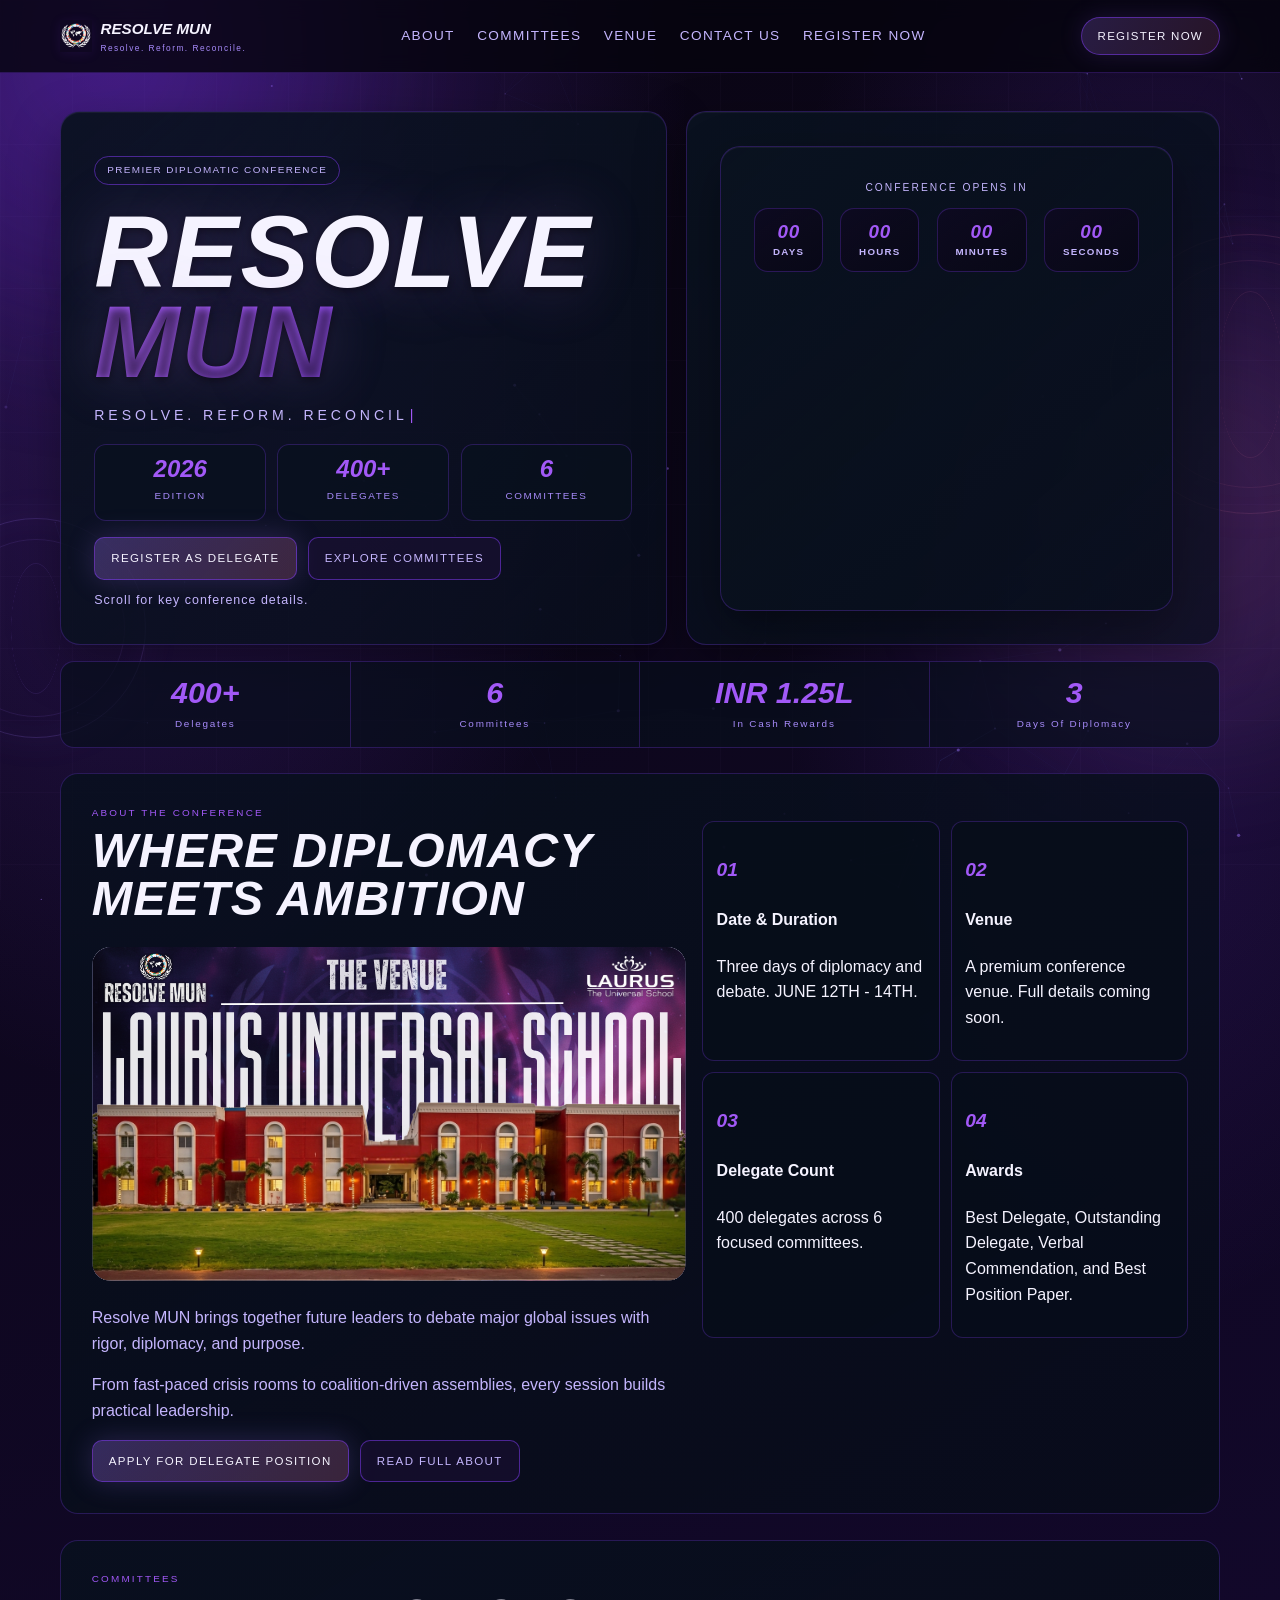
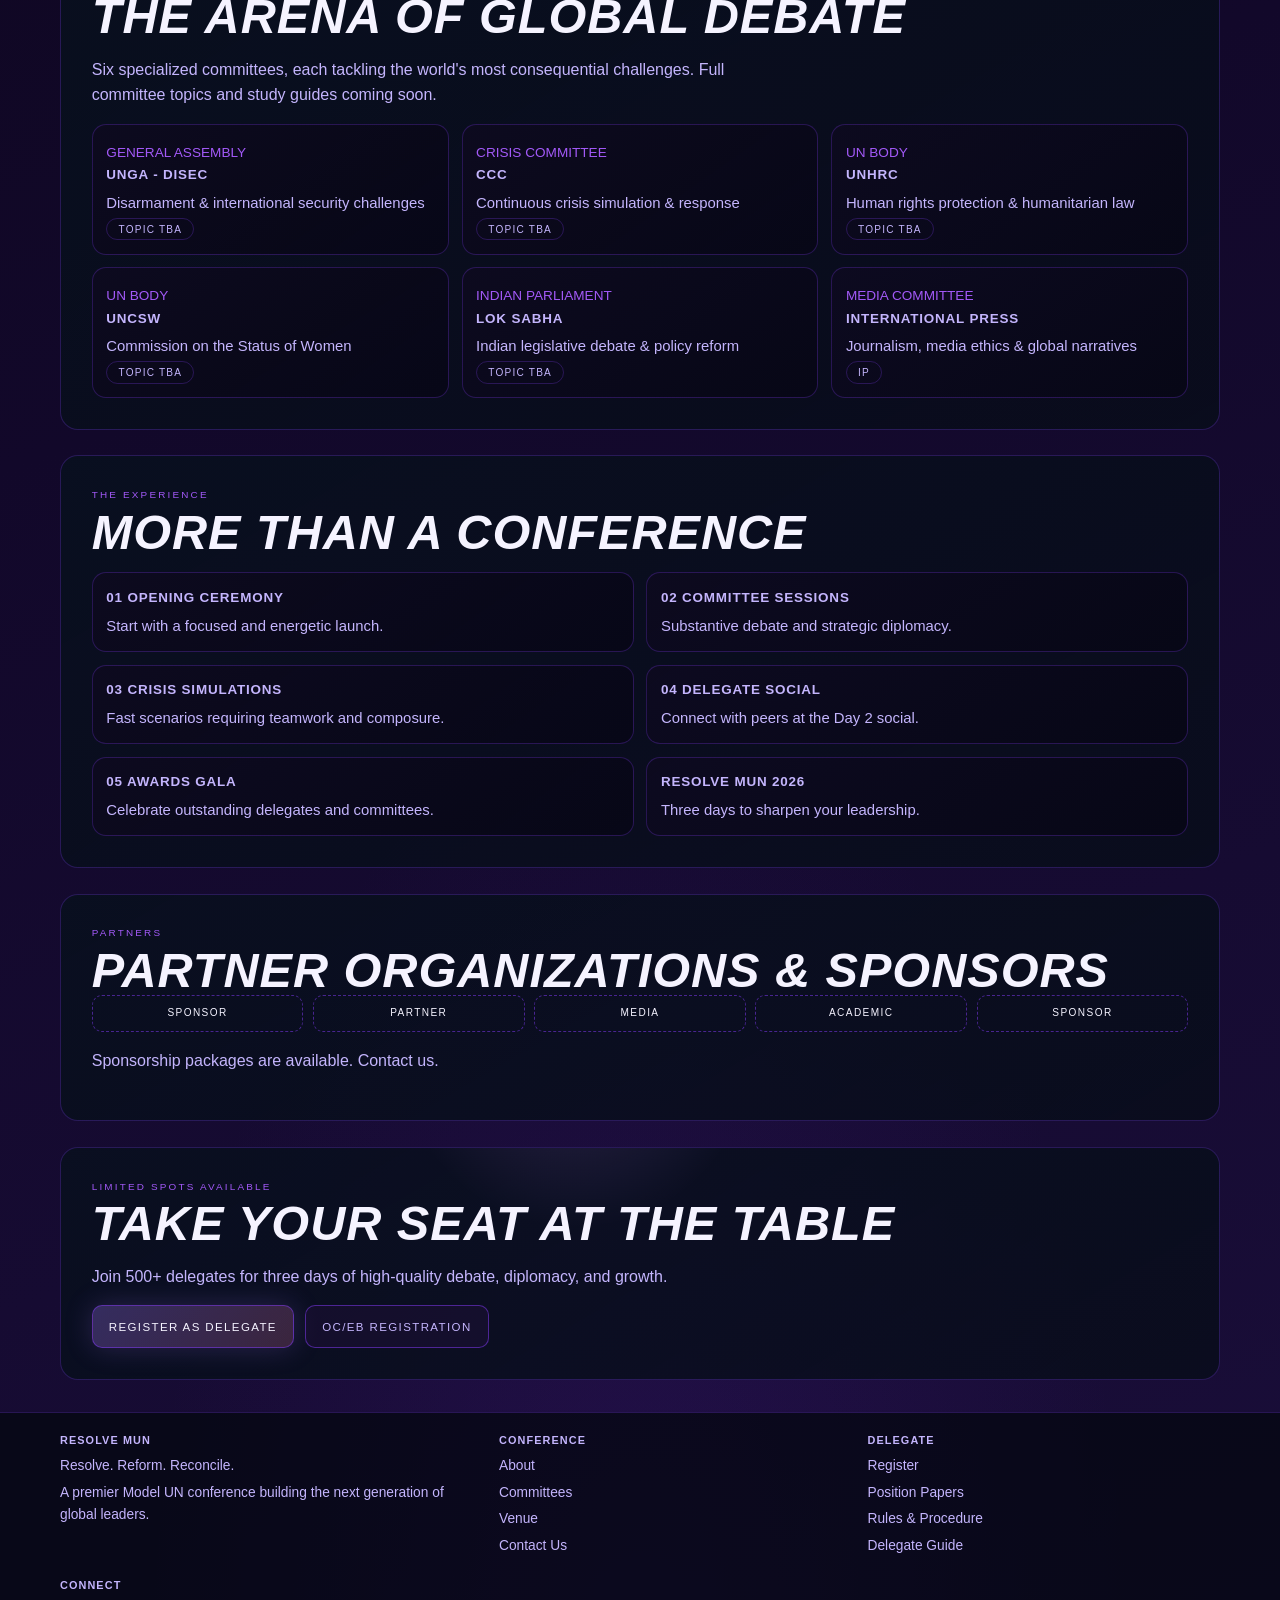
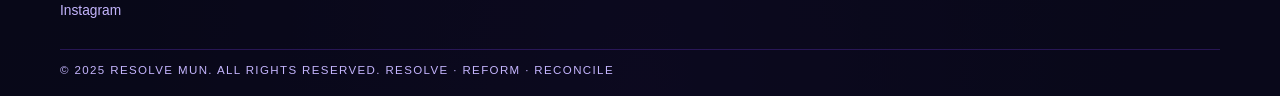
<file: index.html>
<!DOCTYPE html>
<html lang="en">
  <head>
    <meta charset="UTF-8" />
    <meta name="viewport" content="width=device-width, initial-scale=1.0" />
    <title>Resolve MUN 2026 | Premier Diplomatic Conference</title>
    <meta
      name="description"
      content="Resolve MUN 2026: 500+ delegates, 8 committees, and 3 days of focused diplomacy."
    />
    <link rel="stylesheet" href="style.css" />
    <link rel="icon" type="image/png" href="assets/images/logo.png" />
  </head>
  <body>
    <div class="ambient" aria-hidden="true"></div>
    <div class="orb orb-a" aria-hidden="true"></div>
    <div class="orb orb-b" aria-hidden="true"></div>

    <header class="site-header">
      <div class="header-inner">
        <a class="brand" href="index.html" aria-label="Resolve MUN Home">
          <img src="assets/images/logo.png" alt="Resolve MUN Logo" style="height:32px;width:auto;margin-right:0.35rem;vertical-align:middle;box-shadow:0 2px 12px rgba(124,58,237,0.10);object-fit:contain;" />
          <span class="brand-text">RESOLVE MUN<span class="brand-sub">Resolve. Reform. Reconcile.</span></span>
        </a>

        <button class="menu-btn" data-menu-toggle aria-expanded="false" aria-label="Toggle menu">Menu</button>

        <nav class="nav-links">
          <a href="about.html">About</a>
          <a href="committees.html">Committees</a>
          <a href="venue.html">Venue</a>
          <a href="contact.html">Contact Us</a>
          <a href="register.html">Register Now</a>
        </nav>
        <a class="header-cta" href="register.html">Register Now</a>
      </div>
    </header>

    <main>
      <section class="hero">
        <article class="hero-panel reveal tilt">
          <p class="badge">Premier Diplomatic Conference</p>
          <h1>Resolve <span>MUN</span></h1>
          <p class="tagline" data-typewriter="RESOLVE. REFORM. RECONCILE.|Diplomacy. Debate. Impact.|400+ Delegates. 6 Committees. 3 Days.">RESOLVE. REFORM. RECONCILE.</p>
          <div class="metrics">
            <div class="metric"><strong data-count="2026">2026</strong><small>Edition</small></div>
            <div class="metric"><strong data-count="400" data-suffix="+">400+</strong><small>Delegates</small></div>
            <div class="metric"><strong data-count="6">6</strong><small>Committees</small></div>
          </div>
          <div class="hero-actions">
            <a class="btn btn-primary" href="register.html">Register As Delegate</a>
            <a class="btn btn-secondary" href="committees.html">Explore Committees</a>
          </div>
          <p class="countdown-summary">Scroll for key conference details.</p>
        </article>

        <article class="hero-panel hero-visual reveal">
          <div class="countdown-wrap mega-countdown" aria-live="polite">
            <p class="countdown-head">Conference Opens In</p>
            <div class="countdown-grid">
              <div class="time-box"><span data-days>96</span><small>Days</small></div>
              <div class="time-box"><span data-hours>12</span><small>Hours</small></div>
              <div class="time-box"><span data-minutes>10</span><small>Minutes</small></div>
              <div class="time-box"><span data-seconds>12</span><small>Seconds</small></div>
            </div>
            
          </div>
        </article>
      </section>

      <section class="stats-ribbon reveal">
        <div class="cell"><strong data-count="400" data-suffix="+">400+</strong><small>Delegates</small></div>
        <div class="cell"><strong data-count="6">6</strong><small>Committees</small></div>
        <div class="cell"><strong data-count="1.25" data-prefix="INR " data-suffix="L">INR 1.25L</strong><small>In Cash Rewards</small></div>
        <div class="cell"><strong data-count="3">3</strong><small>Days Of Diplomacy</small></div>
      </section>

      <section class="section split reveal">
        <div>
          <p class="section-kicker">About The Conference</p>
          <h2>Where Diplomacy Meets Ambition</h2>
          <img src="assets/images/Venue.svg" alt="Venue" style="width:100%;display:block;margin:1.5rem 0 1.5rem 0;border-radius:1.2rem;object-fit:cover;max-height:340px;">
          <p class="section-intro">
            Resolve MUN brings together future leaders to debate major global issues with rigor, diplomacy, and purpose.
          </p>
          <p class="section-intro">
            From fast-paced crisis rooms to coalition-driven assemblies, every session builds practical leadership.
          </p>
          <div class="hero-actions">
            <a class="btn btn-primary" href="register.html">Apply For Delegate Position</a>
            <a class="btn btn-secondary" href="about.html">Read Full About</a>
          </div>
        </div>
        <div class="number-grid">
          <article class="number-card"><p class="num">01</p><h4>Date &amp; Duration</h4><p>Three days of diplomacy and debate. JUNE 12TH - 14TH.</p></article>
          <article class="number-card"><p class="num">02</p><h4>Venue</h4><p>A premium conference venue. Full details coming soon.</p></article>
          <article class="number-card"><p class="num">03</p><h4>Delegate Count</h4><p>400 delegates across 6 focused committees.</p></article>
          <article class="number-card"><p class="num">04</p><h4>Awards</h4><p>Best Delegate, Outstanding Delegate, Verbal Commendation, and Best Position Paper.</p></article>
        </div>
      </section>

      <section class="section reveal">
        <p class="section-kicker">Committees</p>
        <h2>The Arena Of Global Debate</h2>
        <p class="section-intro">Six specialized committees, each tackling the world's most consequential challenges. Full committee topics and study guides coming soon.</p>
        <div class="grid-3">
          <article class="card reveal"><span style="color:var(--purple-bright);text-transform:uppercase;font-size:0.85rem;">General Assembly</span><h4>UNGA - DISEC</h4><p>Disarmament & international security challenges</p><span class="pill" style="margin-top:0.7rem;">Topic TBA</span></article>
          <article class="card reveal"><span style="color:var(--purple-bright);text-transform:uppercase;font-size:0.85rem;">Crisis Committee</span><h4>CCC</h4><p>Continuous crisis simulation & response</p><span class="pill" style="margin-top:0.7rem;">Topic TBA</span></article>
          <article class="card reveal"><span style="color:var(--purple-bright);text-transform:uppercase;font-size:0.85rem;">UN Body</span><h4>UNHRC</h4><p>Human rights protection & humanitarian law</p><span class="pill" style="margin-top:0.7rem;">Topic TBA</span></article>
          <article class="card reveal"><span style="color:var(--purple-bright);text-transform:uppercase;font-size:0.85rem;">UN Body</span><h4>UNCSW</h4><p>Commission on the Status of Women</p><span class="pill" style="margin-top:0.7rem;">Topic TBA</span></article>
          <article class="card reveal"><span style="color:var(--purple-bright);text-transform:uppercase;font-size:0.85rem;">Indian Parliament</span><h4>Lok Sabha</h4><p>Indian legislative debate & policy reform</p><span class="pill" style="margin-top:0.7rem;">Topic TBA</span></article>
          <article class="card reveal"><span style="color:var(--purple-bright);text-transform:uppercase;font-size:0.85rem;">Media Committee</span><h4>International Press</h4><p>Journalism, media ethics & global narratives</p><span class="pill" style="margin-top:0.7rem;">IP</span></article>
        </div>
      </section>

      <section class="section reveal">
        <p class="section-kicker">The Experience</p>
        <h2>More Than A Conference</h2>
        <div class="grid-2">
          <article class="card reveal"><h4>01 Opening Ceremony</h4><p>Start with a focused and energetic launch.</p></article>
          <article class="card reveal"><h4>02 Committee Sessions</h4><p>Substantive debate and strategic diplomacy.</p></article>
          <article class="card reveal"><h4>03 Crisis Simulations</h4><p>Fast scenarios requiring teamwork and composure.</p></article>
          <article class="card reveal"><h4>04 Delegate Social</h4><p>Connect with peers at the Day 2 social.</p></article>
          <article class="card reveal"><h4>05 Awards Gala</h4><p>Celebrate outstanding delegates and committees.</p></article>
          <article class="card reveal"><h4>Resolve MUN 2026</h4><p>Three days to sharpen your leadership.</p></article>
        </div>
      </section>

      <section class="section reveal">
        <p class="section-kicker">Partners</p>
        <h2>Partner Organizations &amp; Sponsors</h2>
        <div class="partners">
          <div>Sponsor</div>
          <div>Partner</div>
          <div>Media</div>
          <div>Academic</div>
          <div>Sponsor</div>
        </div>
        <p class="section-intro">Sponsorship packages are available. Contact us.</p>
      </section>

      <section class="section cta-section reveal">
        <p class="section-kicker">Limited Spots Available</p>
        <h2>Take Your Seat At The Table</h2>
        <p class="section-intro">
          Join 500+ delegates for three days of high-quality debate, diplomacy, and growth.
        </p>
        <div class="hero-actions">
          <a class="btn btn-primary" href="register.html">Register As Delegate</a>
          <a class="btn btn-secondary" href="register.html#faculty">OC/EB Registration</a>
        </div>
      </section>
    </main>

    <footer class="footer">
      <div class="footer-inner">
        <section>
          <h5>Resolve MUN</h5>
          <p>Resolve. Reform. Reconcile.</p>
          <p>A premier Model UN conference building the next generation of global leaders.</p>
        </section>
        <section>
          <h5>Conference</h5>
          <p><a href="about.html">About</a></p>
          <p><a href="committees.html">Committees</a></p>
          <p><a href="venue.html">Venue</a></p>
          <p><a href="contact.html">Contact Us</a></p>
        </section>
        <section>
          <h5>Delegate</h5>
          <p><a href="register.html">Register</a></p>
          <p>Position Papers</p>
          <p>Rules &amp; Procedure</p>
          <p>Delegate Guide</p>
        </section>
        <section>
          <h5>Connect</h5>
          <p><a href="https://www.instagram.com/mun.resolve/" target="_blank" rel="noopener">Instagram</a></p>
        </section>
      </div>
      <div class="footer-note">&copy; 2025 Resolve MUN. All rights reserved. Resolve · Reform · Reconcile</div>
    </footer>

    <nav class="mob-nav" aria-label="Mobile navigation" style="display:none">
      <a class="mob-nav-item active" href="index.html">
        <svg viewBox="0 0 24 24" width="24" height="24" fill="none" stroke="currentColor" stroke-width="1.8" stroke-linecap="round" stroke-linejoin="round" aria-hidden="true"><path d="M3 9.5L12 3l9 6.5V20a1 1 0 0 1-1 1H4a1 1 0 0 1-1-1V9.5z"/><path d="M9 21V12h6v9"/></svg>
        <span>Home</span>
      </a>
      <a class="mob-nav-item" href="about.html">
        <svg viewBox="0 0 24 24" width="24" height="24" fill="none" stroke="currentColor" stroke-width="1.8" stroke-linecap="round" stroke-linejoin="round" aria-hidden="true"><circle cx="12" cy="12" r="9"/><line x1="12" y1="8" x2="12.01" y2="8" stroke-width="2.5"/><line x1="12" y1="11" x2="12" y2="16"/></svg>
        <span>About</span>
      </a>
      <a class="mob-nav-item" href="committees.html">
        <svg viewBox="0 0 24 24" width="24" height="24" fill="none" stroke="currentColor" stroke-width="1.8" stroke-linecap="round" stroke-linejoin="round" aria-hidden="true"><rect x="3" y="3" width="7" height="7" rx="1"/><rect x="14" y="3" width="7" height="7" rx="1"/><rect x="3" y="14" width="7" height="7" rx="1"/><rect x="14" y="14" width="7" height="7" rx="1"/></svg>
        <span>Committees</span>
      </a>
      <a class="mob-nav-item" href="venue.html">
        <svg viewBox="0 0 24 24" width="24" height="24" fill="none" stroke="currentColor" stroke-width="1.8" stroke-linecap="round" stroke-linejoin="round" aria-hidden="true"><path d="M12 2C8.13 2 5 5.13 5 9c0 5.25 7 13 7 13s7-7.75 7-13c0-3.87-3.13-7-7-7z"/><circle cx="12" cy="9" r="2.5"/></svg>
        <span>Venue</span>
      </a>
      <a class="mob-nav-item" href="register.html">
        <svg viewBox="0 0 24 24" width="24" height="24" fill="none" stroke="currentColor" stroke-width="1.8" stroke-linecap="round" stroke-linejoin="round" aria-hidden="true"><polygon points="12 2 15.09 8.26 22 9.27 17 14.14 18.18 21.02 12 17.77 5.82 21.02 7 14.14 2 9.27 8.91 8.26 12 2"/></svg>
        <span>Register</span>
      </a>
    </nav>
    <script src="script.js"></script>
  </body>
</html>
</file>
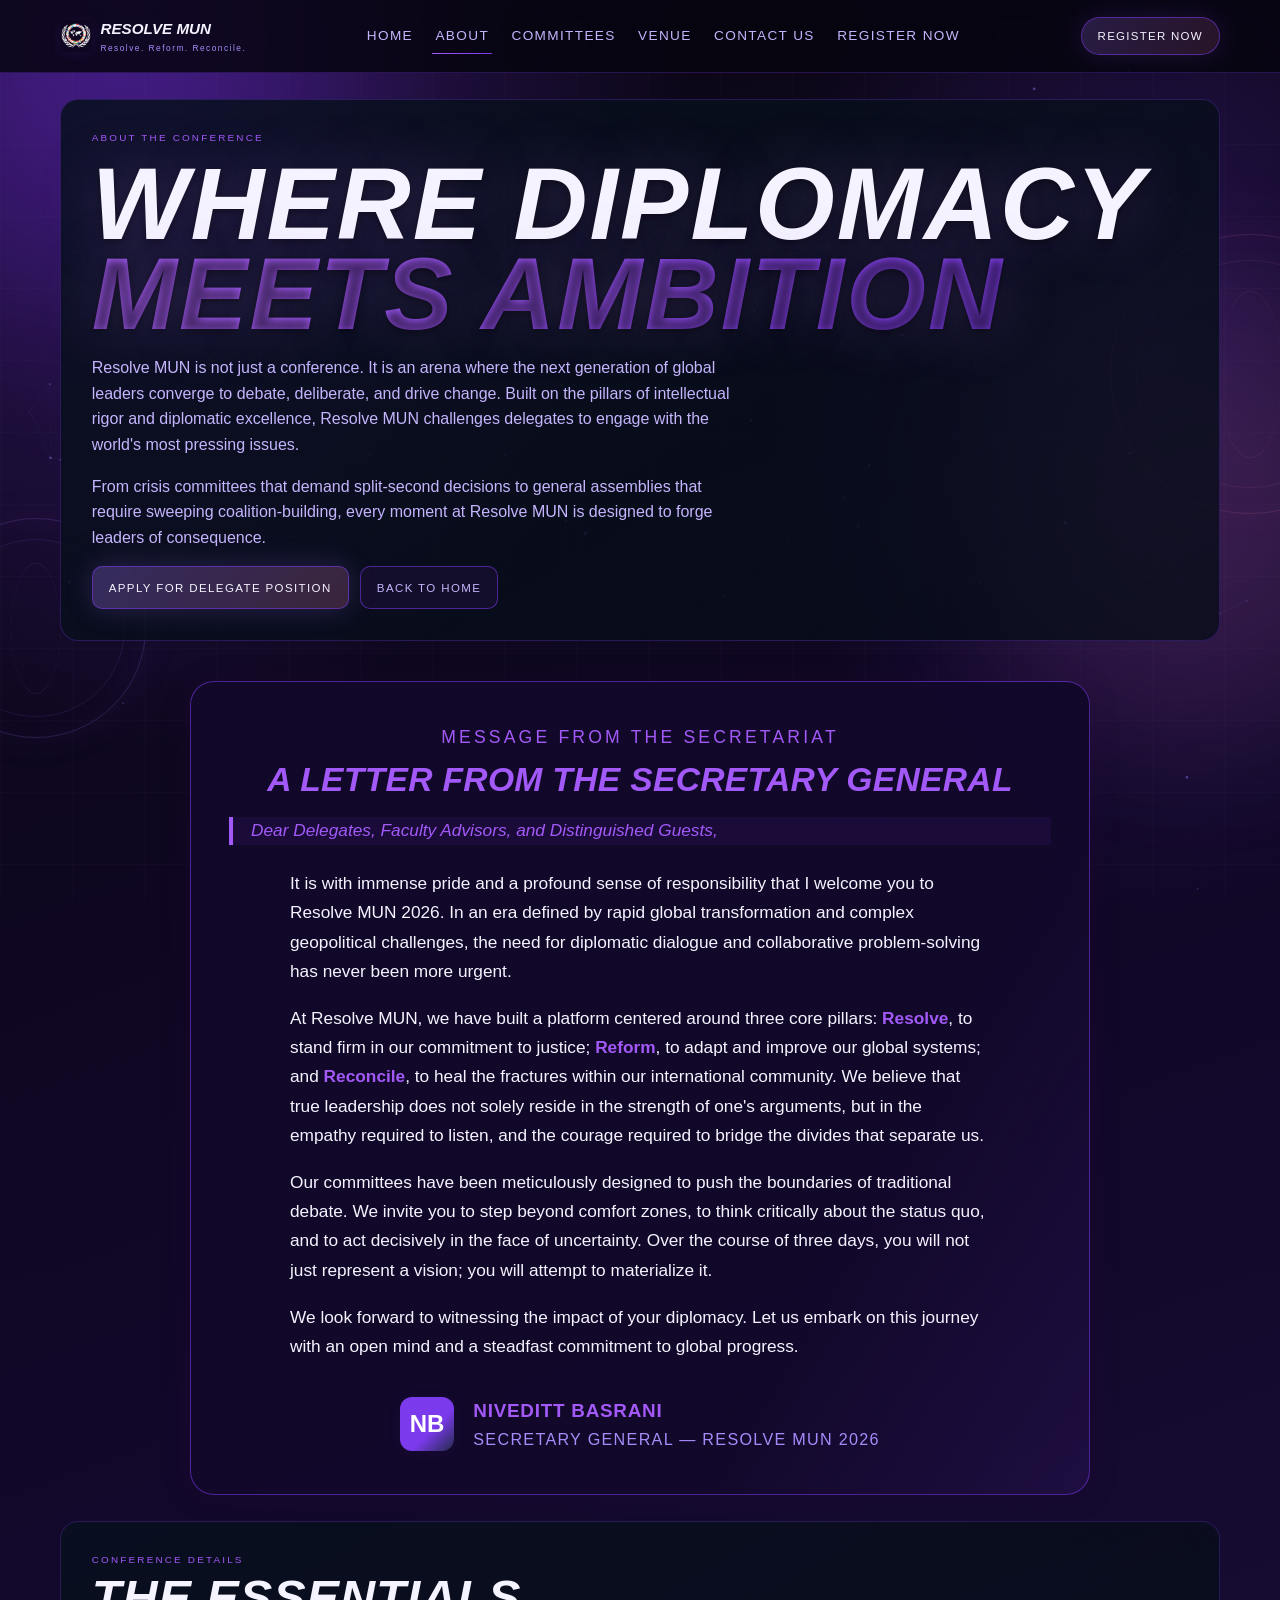
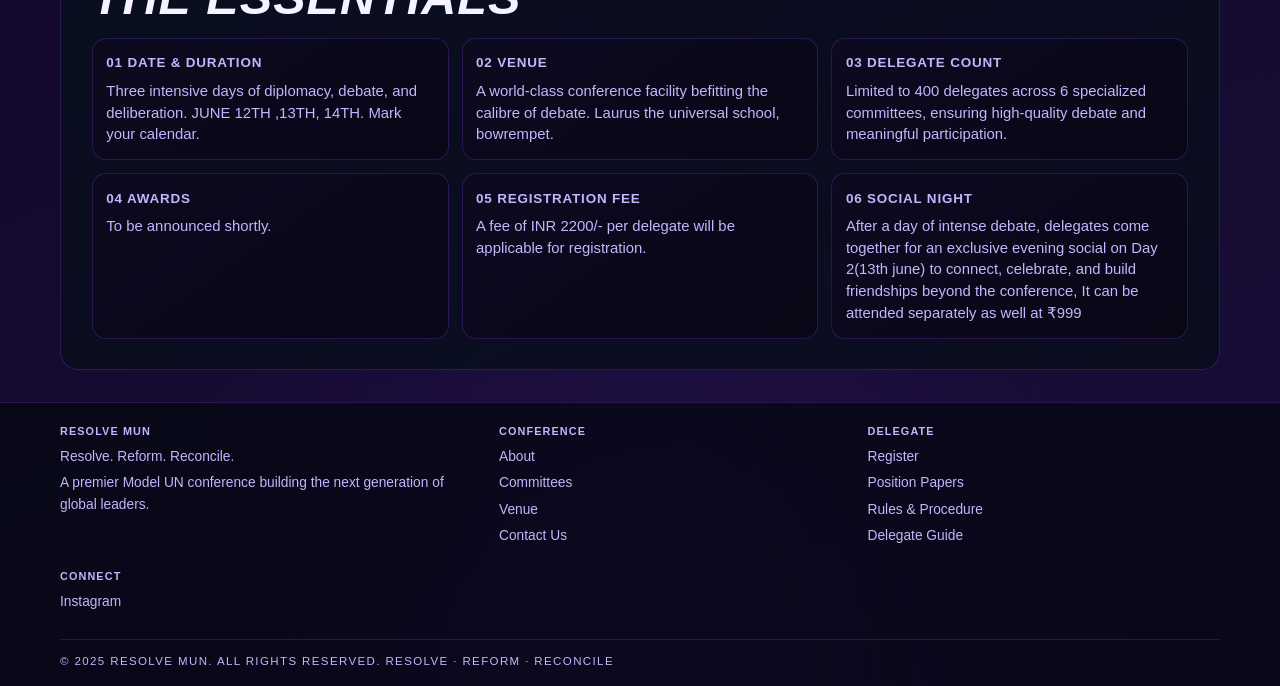
<file: about.html>
<!DOCTYPE html>
<html lang="en">
  <head>
    <meta charset="UTF-8" />
    <meta name="viewport" content="width=device-width, initial-scale=1.0" />
    <title>About | Resolve MUN 2026</title>
    <meta name="description" content="About Resolve MUN 2026 and key conference details." />
    <link rel="stylesheet" href="style.css" />
    <link rel="icon" type="image/png" href="assets/images/logo.png" />
  </head>
  <body>
    <div class="ambient" aria-hidden="true"></div>
    <div class="orb orb-a" aria-hidden="true"></div>
    <div class="orb orb-b" aria-hidden="true"></div>
    <div class="cursor-glow" aria-hidden="true"></div>

    <header class="site-header">
      <div class="header-inner">
        <a class="brand" href="index.html" aria-label="Resolve MUN Home">
          <img src="assets/images/logo.png" alt="Resolve MUN Logo" style="height:32px;width:auto;margin-right:0.35rem;vertical-align:middle;box-shadow:0 2px 12px rgba(124,58,237,0.10);object-fit:contain;" />
          <span class="brand-text">RESOLVE MUN<span class="brand-sub">Resolve. Reform. Reconcile.</span></span>
        </a>
        <button class="menu-btn" data-menu-toggle aria-expanded="false" aria-label="Toggle menu">Menu</button>
        <nav class="nav-links">
          <a href="index.html">Home</a>
          <a class="active" href="about.html">About</a>
          <a href="committees.html">Committees</a>
          
          <a href="venue.html">Venue</a>
          <a href="contact.html">Contact Us</a>
          <a href="register.html">Register Now</a>
        </nav>
        <a class="header-cta" href="register.html">Register Now</a>
      </div>
    </header>

    <main>
      <section class="section reveal">
        <p class="section-kicker">About The Conference</p>
        <h1 class="title-xl">Where Diplomacy <span>Meets Ambition</span></h1>
        <p class="section-intro">Resolve MUN is not just a conference. It is an arena where the next generation of global leaders converge to debate, deliberate, and drive change. Built on the pillars of intellectual rigor and diplomatic excellence, Resolve MUN challenges delegates to engage with the world's most pressing issues.</p>
        <p class="section-intro">From crisis committees that demand split-second decisions to general assemblies that require sweeping coalition-building, every moment at Resolve MUN is designed to forge leaders of consequence.</p>
        <div class="hero-actions">
          <a class="btn btn-primary" href="register.html">Apply For Delegate Position</a>
          <a class="btn btn-secondary" href="index.html">Back To Home</a>
        </div>
      </section>

      <!-- Secretary General's Letter: visually distinct, new style -->
      <section class="section reveal sg-letter-section" style="max-width: 900px; margin: 2.5rem auto 0 auto; background: linear-gradient(120deg, rgba(18,8,42,0.98) 70%, rgba(124,58,237,0.10) 100%); border-radius: 24px; box-shadow: 0 2px 32px 0 rgba(60,0,80,0.13); padding: 2.8rem 2.4rem; border: 1.5px solid var(--line-strong);">
        <p class="section-kicker" style="text-align:center; letter-spacing:0.18em; color:var(--purple-bright); font-family:var(--font-display); font-size:1.1rem; margin-bottom:0.7rem;">MESSAGE FROM THE SECRETARIAT</p>
        <h2 style="text-align:center; font-size:2.1rem; font-family:var(--font-display); font-weight:800; letter-spacing:0.01em; margin-bottom:1.3rem; color:var(--purple-bright); text-transform:uppercase;">A Letter from the Secretary General</h2>
        <blockquote style="border-left: 4px solid var(--purple-bright); margin: 0 0 1.5rem 0; padding: 0 1.1rem; background: rgba(124,58,237,0.08); font-size:1.08rem; font-style:italic; color:var(--purple-bright); font-family:var(--font-display);">
          <span>Dear Delegates, Faculty Advisors, and Distinguished Guests,</span>
        </blockquote>
        <div class="sg-letter" style="color: var(--text-main); font-size:1.08rem; line-height:1.7; font-family:var(--font-body); max-width: 700px; margin: 0 auto;">
          <p>It is with immense pride and a profound sense of responsibility that I welcome you to Resolve MUN 2026. In an era defined by rapid global transformation and complex geopolitical challenges, the need for diplomatic dialogue and collaborative problem-solving has never been more urgent.</p>
          <p>At Resolve MUN, we have built a platform centered around three core pillars: <b style="color:var(--purple-bright)">Resolve</b>, to stand firm in our commitment to justice; <b style="color:var(--purple-bright)">Reform</b>, to adapt and improve our global systems; and <b style="color:var(--purple-bright)">Reconcile</b>, to heal the fractures within our international community. We believe that true leadership does not solely reside in the strength of one's arguments, but in the empathy required to listen, and the courage required to bridge the divides that separate us.</p>
          <p>Our committees have been meticulously designed to push the boundaries of traditional debate. We invite you to step beyond comfort zones, to think critically about the status quo, and to act decisively in the face of uncertainty. Over the course of three days, you will not just represent a vision; you will attempt to materialize it.</p>
          <p>We look forward to witnessing the impact of your diplomacy. Let us embark on this journey with an open mind and a steadfast commitment to global progress.</p>
        </div>
        <div style="margin-top: 2.2rem; display:flex; align-items:center; gap:1.2rem; justify-content:center;">
          <div style="background:linear-gradient(135deg,#7c3aed 60%,#232b4a 100%); border-radius:12px; width:54px; height:54px; display:flex; align-items:center; justify-content:center; font-size:1.5rem; font-weight:700; color:#fff; box-shadow:0 2px 12px 0 rgba(76,29,149,0.13); font-family:var(--font-display);">NB</div>
          <div>
            <div style="font-weight: bold; font-size: 1.18rem; letter-spacing:0.04em; color:var(--purple-bright); font-family:var(--font-display);">NIVEDITT BASRANI</div>
            <div style="font-size: 1.01rem; color: var(--text-muted); letter-spacing:0.08em; font-family:var(--font-body);">SECRETARY GENERAL — RESOLVE MUN 2026</div>
          </div>
        </div>
      </section>

      <section class="section reveal">
        <p class="section-kicker">Conference Details</p>
        <h2>The Essentials</h2>
        <div class="grid-3">
          <article class="card"><h4>01 Date &amp; Duration</h4><p>Three intensive days of diplomacy, debate, and deliberation. JUNE 12TH ,13TH, 14TH. Mark your calendar.</p></article>
          <article class="card"><h4>02 Venue</h4><p>A world-class conference facility befitting the calibre of debate. Laurus the universal school, bowrempet.</p></article>
          <article class="card"><h4>03 Delegate Count</h4><p>Limited to 400 delegates across 6 specialized committees, ensuring high-quality debate and meaningful participation.</p></article>
          <article class="card"><h4>04 Awards</h4><p>To be announced shortly.</p></article>
          <article class="card"><h4>05 Registration Fee</h4><p>A fee of INR 2200/- per delegate will be applicable for registration.</p></article>
          <article class="card"><h4>06 Social Night</h4><p>After a day of intense debate, delegates come together for an exclusive evening social on Day 2(13th june) to connect, celebrate, and build friendships beyond the conference, It can be attended separately as well at ₹999</p></article>
        </div>
      </section>

    </main>

    <footer class="footer">
      <div class="footer-inner">
        <section>
          <h5>Resolve MUN</h5>
          <p>Resolve. Reform. Reconcile.</p>
          <p>A premier Model UN conference building the next generation of global leaders.</p>
        </section>
        <section>
          <h5>Conference</h5>
          <p><a href="about.html">About</a></p>
          <p><a href="committees.html">Committees</a></p>
          <p><a href="venue.html">Venue</a></p>
          <p><a href="contact.html">Contact Us</a></p>
        </section>
        <section>
          <h5>Delegate</h5>
          <p><a href="register.html">Register</a></p>
          <p>Position Papers</p>
          <p>Rules &amp; Procedure</p>
          <p>Delegate Guide</p>
        </section>
        <section>
          <h5>Connect</h5>
          <p><a href="https://www.instagram.com/mun.resolve/" target="_blank" rel="noopener">Instagram</a></p>
        </section>
      </div>
      <div class="footer-note">&copy; 2025 Resolve MUN. All rights reserved. Resolve · Reform · Reconcile</div>
    </footer>

    <nav class="mob-nav" aria-label="Mobile navigation" style="display:none">
      <a class="mob-nav-item" href="index.html">
        <svg viewBox="0 0 24 24" width="24" height="24" fill="none" stroke="currentColor" stroke-width="1.8" stroke-linecap="round" stroke-linejoin="round" aria-hidden="true"><path d="M3 9.5L12 3l9 6.5V20a1 1 0 0 1-1 1H4a1 1 0 0 1-1-1V9.5z"/><path d="M9 21V12h6v9"/></svg>
        <span>Home</span>
      </a>
      <a class="mob-nav-item active" href="about.html">
        <svg viewBox="0 0 24 24" width="24" height="24" fill="none" stroke="currentColor" stroke-width="1.8" stroke-linecap="round" stroke-linejoin="round" aria-hidden="true"><circle cx="12" cy="12" r="9"/><line x1="12" y1="8" x2="12.01" y2="8" stroke-width="2.5"/><line x1="12" y1="11" x2="12" y2="16"/></svg>
        <span>About</span>
      </a>
      <a class="mob-nav-item" href="committees.html">
        <svg viewBox="0 0 24 24" width="24" height="24" fill="none" stroke="currentColor" stroke-width="1.8" stroke-linecap="round" stroke-linejoin="round" aria-hidden="true"><rect x="3" y="3" width="7" height="7" rx="1"/><rect x="14" y="3" width="7" height="7" rx="1"/><rect x="3" y="14" width="7" height="7" rx="1"/><rect x="14" y="14" width="7" height="7" rx="1"/></svg>
        <span>Committees</span>
      </a>
      <a class="mob-nav-item" href="venue.html">
        <svg viewBox="0 0 24 24" width="24" height="24" fill="none" stroke="currentColor" stroke-width="1.8" stroke-linecap="round" stroke-linejoin="round" aria-hidden="true"><path d="M12 2C8.13 2 5 5.13 5 9c0 5.25 7 13 7 13s7-7.75 7-13c0-3.87-3.13-7-7-7z"/><circle cx="12" cy="9" r="2.5"/></svg>
        <span>Venue</span>
      </a>
      <a class="mob-nav-item" href="register.html">
        <svg viewBox="0 0 24 24" width="24" height="24" fill="none" stroke="currentColor" stroke-width="1.8" stroke-linecap="round" stroke-linejoin="round" aria-hidden="true"><polygon points="12 2 15.09 8.26 22 9.27 17 14.14 18.18 21.02 12 17.77 5.82 21.02 7 14.14 2 9.27 8.91 8.26 12 2"/></svg>
        <span>Register</span>
      </a>
    </nav>
    <script src="script.js"></script>
  </body>
</html>
</file>
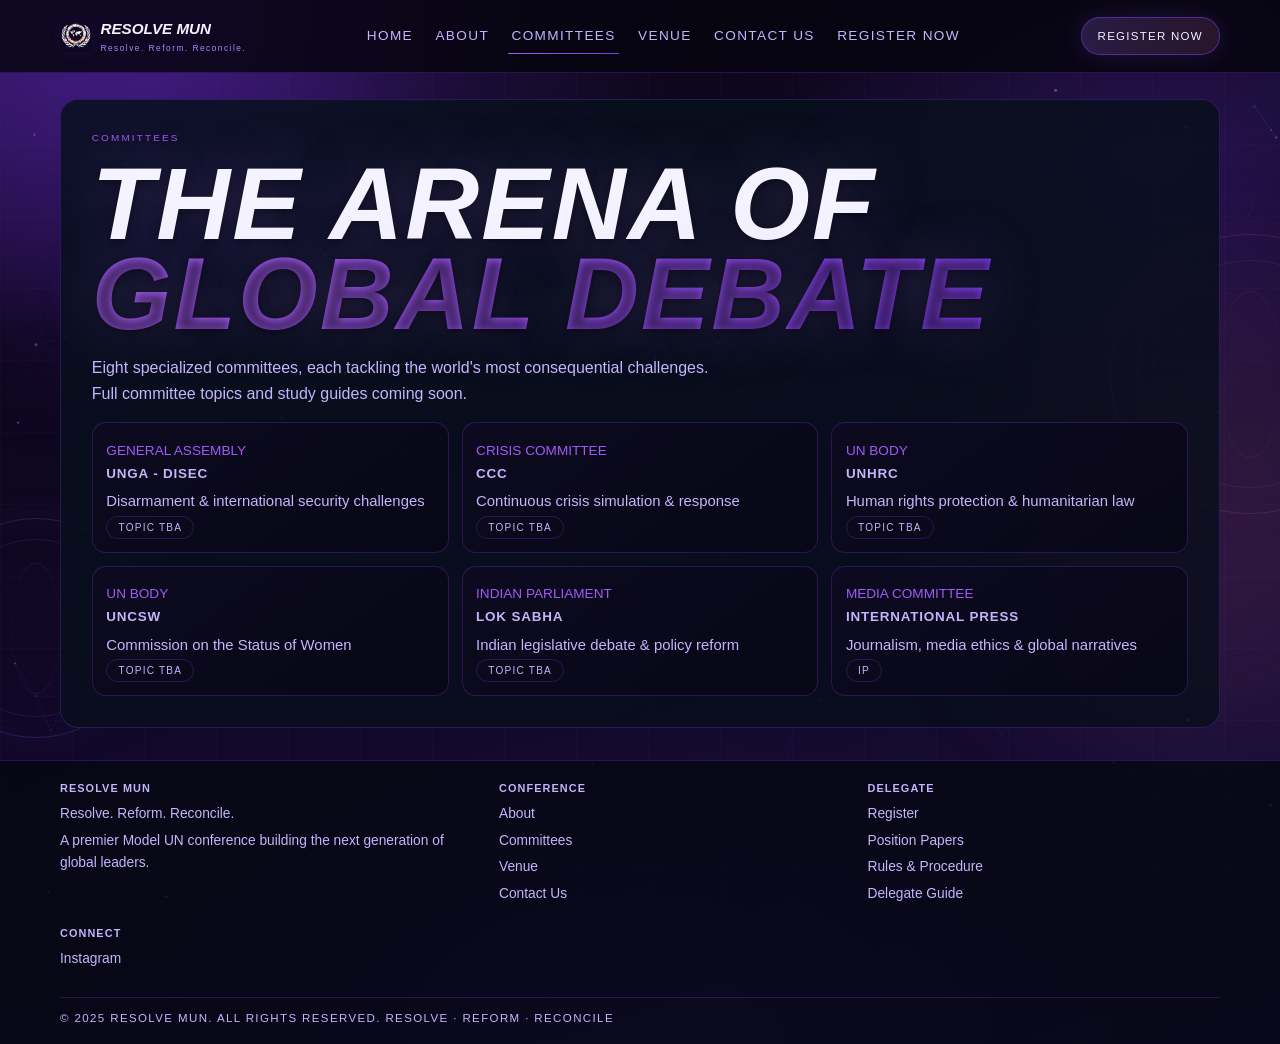
<file: committees.html>
<!DOCTYPE html>
<html lang="en">
  <head>
    <meta charset="UTF-8" />
    <meta name="viewport" content="width=device-width, initial-scale=1.0" />
    <title>Committees | Resolve MUN 2026</title>
    <meta name="description" content="Explore all committees at Resolve MUN 2026." />
    <link rel="stylesheet" href="style.css" />
    <link rel="icon" type="image/png" href="assets/images/logo.png" />
  </head>
  <body>
    <div class="ambient" aria-hidden="true"></div>
    <div class="orb orb-a" aria-hidden="true"></div>
    <div class="orb orb-b" aria-hidden="true"></div>
    <div class="cursor-glow" aria-hidden="true"></div>

    <header class="site-header">
      <div class="header-inner">
        <a class="brand" href="index.html" aria-label="Resolve MUN Home">
          <img src="assets/images/logo.png" alt="Resolve MUN Logo" style="height:32px;width:auto;margin-right:0.35rem;vertical-align:middle;box-shadow:0 2px 12px rgba(124,58,237,0.10);object-fit:contain;" />
          <span class="brand-text">RESOLVE MUN<span class="brand-sub">Resolve. Reform. Reconcile.</span></span>
        </a>
        <button class="menu-btn" data-menu-toggle aria-expanded="false" aria-label="Toggle menu">Menu</button>
        <nav class="nav-links">
          <a href="index.html">Home</a>
          <a href="about.html">About</a>
          <a class="active" href="committees.html">Committees</a>
          <a href="venue.html">Venue</a>
          <a href="contact.html">Contact Us</a>
          <a href="register.html">Register Now</a>
        </nav>
        <a class="header-cta" href="register.html">Register Now</a>
      </div>
    </header>

    <main>
      <section class="section reveal">
        <p class="section-kicker">Committees</p>
        <h1 class="title-xl">The Arena Of <span>Global Debate</span></h1>
        <p class="section-intro">Eight specialized committees, each tackling the world&apos;s most consequential challenges. Full committee topics and study guides coming soon.</p>
        <div class="grid-3">
           <article class="card tilt"><span style="color:var(--purple-bright);text-transform:uppercase;font-size:0.85rem;">General Assembly</span><h4>UNGA - DISEC</h4><p>Disarmament & international security challenges</p><span class="pill" style="margin-top:0.7rem;">Topic TBA</span></article>
           <article class="card tilt"><span style="color:var(--purple-bright);text-transform:uppercase;font-size:0.85rem;">Crisis Committee</span><h4>CCC</h4><p>Continuous crisis simulation & response</p><span class="pill" style="margin-top:0.7rem;">Topic TBA</span></article>
           <article class="card tilt"><span style="color:var(--purple-bright);text-transform:uppercase;font-size:0.85rem;">UN Body</span><h4>UNHRC</h4><p>Human rights protection & humanitarian law</p><span class="pill" style="margin-top:0.7rem;">Topic TBA</span></article>
           <article class="card tilt"><span style="color:var(--purple-bright);text-transform:uppercase;font-size:0.85rem;">UN Body</span><h4>UNCSW</h4><p>Commission on the Status of Women</p><span class="pill" style="margin-top:0.7rem;">Topic TBA</span></article>
           <article class="card tilt"><span style="color:var(--purple-bright);text-transform:uppercase;font-size:0.85rem;">Indian Parliament</span><h4>Lok Sabha</h4><p>Indian legislative debate & policy reform</p><span class="pill" style="margin-top:0.7rem;">Topic TBA</span></article>
           <article class="card tilt"><span style="color:var(--purple-bright);text-transform:uppercase;font-size:0.85rem;">Media Committee</span><h4>International Press</h4><p>Journalism, media ethics & global narratives</p><span class="pill" style="margin-top:0.7rem;">IP</span></article>
        </div>
      </section>
    </main>

    <footer class="footer">
      <div class="footer-inner">
        <section>
          <h5>Resolve MUN</h5>
          <p>Resolve. Reform. Reconcile.</p>
          <p>A premier Model UN conference building the next generation of global leaders.</p>
        </section>
        <section>
          <h5>Conference</h5>
          <p><a href="about.html">About</a></p>
          <p><a href="committees.html">Committees</a></p>
          <p><a href="venue.html">Venue</a></p>
          <p><a href="contact.html">Contact Us</a></p>
        </section>
        <section>
          <h5>Delegate</h5>
          <p><a href="register.html">Register</a></p>
          <p>Position Papers</p>
          <p>Rules &amp; Procedure</p>
          <p>Delegate Guide</p>
        </section>
        <section>
          <h5>Connect</h5>
          <p><a href="https://www.instagram.com/mun.resolve/" target="_blank" rel="noopener">Instagram</a></p>
        </section>
      </div>
      <div class="footer-note">&copy; 2025 Resolve MUN. All rights reserved. Resolve · Reform · Reconcile</div>
    </footer>

    <nav class="mob-nav" aria-label="Mobile navigation" style="display:none">
      <a class="mob-nav-item" href="index.html">
        <svg viewBox="0 0 24 24" width="24" height="24" fill="none" stroke="currentColor" stroke-width="1.8" stroke-linecap="round" stroke-linejoin="round" aria-hidden="true"><path d="M3 9.5L12 3l9 6.5V20a1 1 0 0 1-1 1H4a1 1 0 0 1-1-1V9.5z"/><path d="M9 21V12h6v9"/></svg>
        <span>Home</span>
      </a>
      <a class="mob-nav-item" href="about.html">
        <svg viewBox="0 0 24 24" width="24" height="24" fill="none" stroke="currentColor" stroke-width="1.8" stroke-linecap="round" stroke-linejoin="round" aria-hidden="true"><circle cx="12" cy="12" r="9"/><line x1="12" y1="8" x2="12.01" y2="8" stroke-width="2.5"/><line x1="12" y1="11" x2="12" y2="16"/></svg>
        <span>About</span>
      </a>
      <a class="mob-nav-item active" href="committees.html">
        <svg viewBox="0 0 24 24" width="24" height="24" fill="none" stroke="currentColor" stroke-width="1.8" stroke-linecap="round" stroke-linejoin="round" aria-hidden="true"><rect x="3" y="3" width="7" height="7" rx="1"/><rect x="14" y="3" width="7" height="7" rx="1"/><rect x="3" y="14" width="7" height="7" rx="1"/><rect x="14" y="14" width="7" height="7" rx="1"/></svg>
        <span>Committees</span>
      </a>
      <a class="mob-nav-item" href="venue.html">
        <svg viewBox="0 0 24 24" width="24" height="24" fill="none" stroke="currentColor" stroke-width="1.8" stroke-linecap="round" stroke-linejoin="round" aria-hidden="true"><path d="M12 2C8.13 2 5 5.13 5 9c0 5.25 7 13 7 13s7-7.75 7-13c0-3.87-3.13-7-7-7z"/><circle cx="12" cy="9" r="2.5"/></svg>
        <span>Venue</span>
      </a>
      <a class="mob-nav-item" href="register.html">
        <svg viewBox="0 0 24 24" width="24" height="24" fill="none" stroke="currentColor" stroke-width="1.8" stroke-linecap="round" stroke-linejoin="round" aria-hidden="true"><polygon points="12 2 15.09 8.26 22 9.27 17 14.14 18.18 21.02 12 17.77 5.82 21.02 7 14.14 2 9.27 8.91 8.26 12 2"/></svg>
        <span>Register</span>
      </a>
    </nav>
    <script src="script.js"></script>
  </body>
</html>
</file>
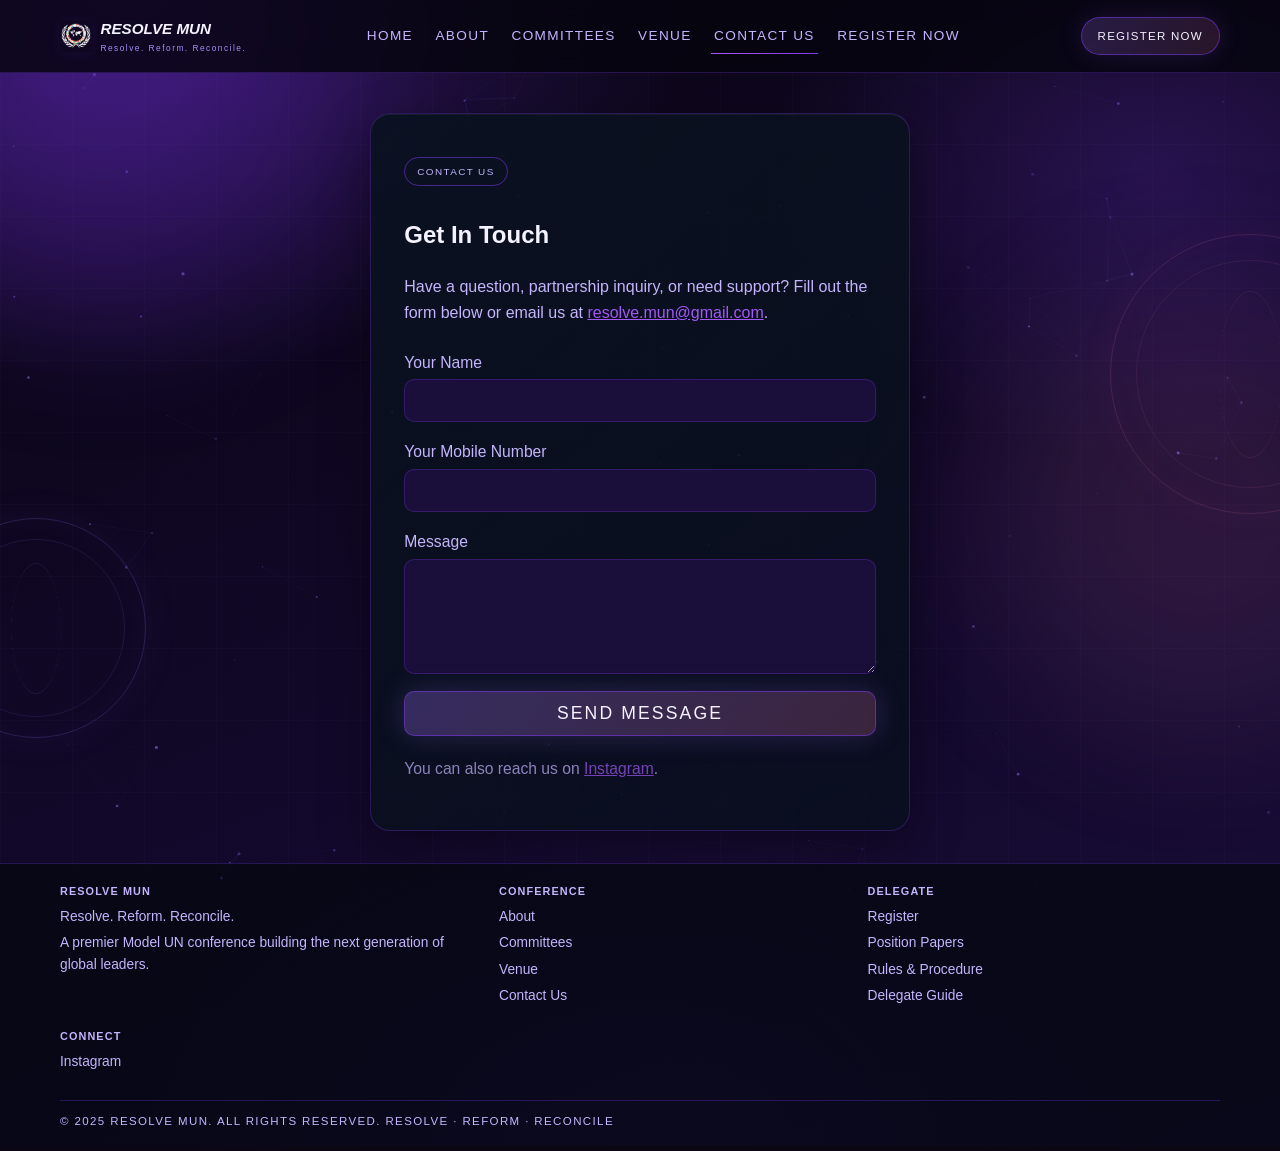
<file: contact.html>
<!DOCTYPE html>
<html lang="en">
  <head>
    <meta charset="UTF-8" />
    <meta name="viewport" content="width=device-width, initial-scale=1.0" />
    <title>Contact Us | Resolve MUN 2026</title>
    <meta name="description" content="Contact the Resolve MUN 2026 team for queries, partnerships, and support." />
    <link rel="stylesheet" href="style.css" />
    <link rel="icon" type="image/png" href="assets/images/logo.png" />
  </head>
  <body>
    <div class="ambient" aria-hidden="true"></div>
    <div class="orb orb-a" aria-hidden="true"></div>
    <div class="orb orb-b" aria-hidden="true"></div>
    <header class="site-header">
      <div class="header-inner">
        <a class="brand" href="index.html" aria-label="Resolve MUN Home">
          <img src="assets/images/logo.png" alt="Resolve MUN Logo" style="height:32px;width:auto;margin-right:0.35rem;vertical-align:middle;box-shadow:0 2px 12px rgba(124,58,237,0.10);object-fit:contain;" />
          <span class="brand-text">RESOLVE MUN<span class="brand-sub">Resolve. Reform. Reconcile.</span></span>
        </a>
        <button class="menu-btn" data-menu-toggle aria-expanded="false" aria-label="Toggle menu">Menu</button>
        <nav class="nav-links">
          <a href="index.html">Home</a>
          <a href="about.html">About</a>
          <a href="committees.html">Committees</a>
          <a href="venue.html">Venue</a>
          <a href="contact.html" class="active">Contact Us</a>
          <a href="register.html">Register Now</a>
        </nav>
        <a class="header-cta" href="register.html">Register Now</a>
      </div>
    </header>
    <main>
      <section class="hero-panel reveal" style="max-width: 540px; margin: 2.5rem auto 2rem auto;">
        <p class="badge">Contact Us</p>
        <h1>Get In Touch</h1>
        <p class="section-intro">Have a question, partnership inquiry, or need support? Fill out the form below or email us at <a href="mailto:resolve.mun@gmail.com" style="color:var(--purple-bright)">resolve.mun@gmail.com</a>.</p>

        <form class="contact-form" id="contactForm" style="margin-top:1.5rem;display:flex;flex-direction:column;gap:1.1rem;">
          <label style="display:flex;flex-direction:column;gap:0.3rem;">
            <span style="font-size:0.98rem;color:var(--lavender);font-weight:500;">Your Name</span>
            <input type="text" name="name" id="name" required maxlength="100"
              style="padding:0.7rem 1rem;border-radius:10px;border:1px solid var(--line);background:var(--bg-2);color:var(--text-main);font-size:1rem;" />
          </label>
          <label style="display:flex;flex-direction:column;gap:0.3rem;">
            <span style="font-size:0.98rem;color:var(--lavender);font-weight:500;">Your Mobile Number</span>
            <input type="tel" name="phone" id="phone" required maxlength="15"
              style="padding:0.7rem 1rem;border-radius:10px;border:1px solid var(--line);background:var(--bg-2);color:var(--text-main);font-size:1rem;" />
          </label>
          <label style="display:flex;flex-direction:column;gap:0.3rem;">
            <span style="font-size:0.98rem;color:var(--lavender);font-weight:500;">Message</span>
            <textarea name="message" id="message" required maxlength="1200" rows="5"
              style="padding:0.7rem 1rem;border-radius:10px;border:1px solid var(--line);background:var(--bg-2);color:var(--text-main);font-size:1rem;resize:vertical;"></textarea>
          </label>
          <button type="submit" id="submitBtn" class="btn btn-primary" style="width:100%;font-size:1.1rem;">Send Message</button>
          <p id="formStatus" style="text-align:center;font-size:0.95rem;display:none;"></p>
        </form>

        <p class="section-intro" style="margin-top:1.2rem;font-size:0.98rem;opacity:0.7;">You can also reach us on <a href="https://www.instagram.com/mun.resolve/" target="_blank" rel="noopener" style="color:var(--purple-bright)">Instagram</a>.</p>
      </section>
    </main>
    <footer class="footer">
      <div class="footer-inner">
        <section>
          <h5>Resolve MUN</h5>
          <p>Resolve. Reform. Reconcile.</p>
          <p>A premier Model UN conference building the next generation of global leaders.</p>
        </section>
        <section>
          <h5>Conference</h5>
          <p><a href="about.html">About</a></p>
          <p><a href="committees.html">Committees</a></p>
          <p><a href="venue.html">Venue</a></p>
          <p><a href="contact.html">Contact Us</a></p>
        </section>
        <section>
          <h5>Delegate</h5>
          <p><a href="register.html">Register</a></p>
          <p>Position Papers</p>
          <p>Rules &amp; Procedure</p>
          <p>Delegate Guide</p>
        </section>
        <section>
          <h5>Connect</h5>
          <p><a href="https://www.instagram.com/mun.resolve/" target="_blank" rel="noopener">Instagram</a></p>
        </section>
      </div>
      <div class="footer-note">&copy; 2025 Resolve MUN. All rights reserved. Resolve · Reform · Reconcile</div>
    </footer>
    <script src="script.js"></script>
    <script>
      const APPS_SCRIPT_URL = "https://script.google.com/macros/s/AKfycbwWuaDhHZyejfTmSjzdv9rVrnbH8x8N5jYOyKEmhxV34pvIMyxkAuvScIgzOr1LB58C/exec";

      document.getElementById("contactForm").addEventListener("submit", function (e) {
        e.preventDefault();

        const btn = document.getElementById("submitBtn");
        const status = document.getElementById("formStatus");

        btn.disabled = true;
        btn.textContent = "Sending...";
        status.style.display = "none";

        const name = encodeURIComponent(document.getElementById("name").value.trim());
        const phone = encodeURIComponent(document.getElementById("phone").value.trim());
        const message = encodeURIComponent(document.getElementById("message").value.trim());

        const url = `${APPS_SCRIPT_URL}?name=${name}&phone=${phone}&message=${message}`;

        // Use a script tag trick to avoid CORS entirely
        const script = document.createElement("script");
        script.src = url + "&callback=handleResponse";
        document.body.appendChild(script);

        // Fallback: assume success after 3 seconds if no response
        setTimeout(function () {
          status.textContent = "✅ Message sent! We'll get back to you soon.";
          status.style.color = "var(--purple-bright)";
          status.style.display = "block";
          btn.disabled = false;
          btn.textContent = "Send Message";
          document.getElementById("contactForm").reset();
        }, 3000);
      });
    </script>
  </body>
</html>
</file>
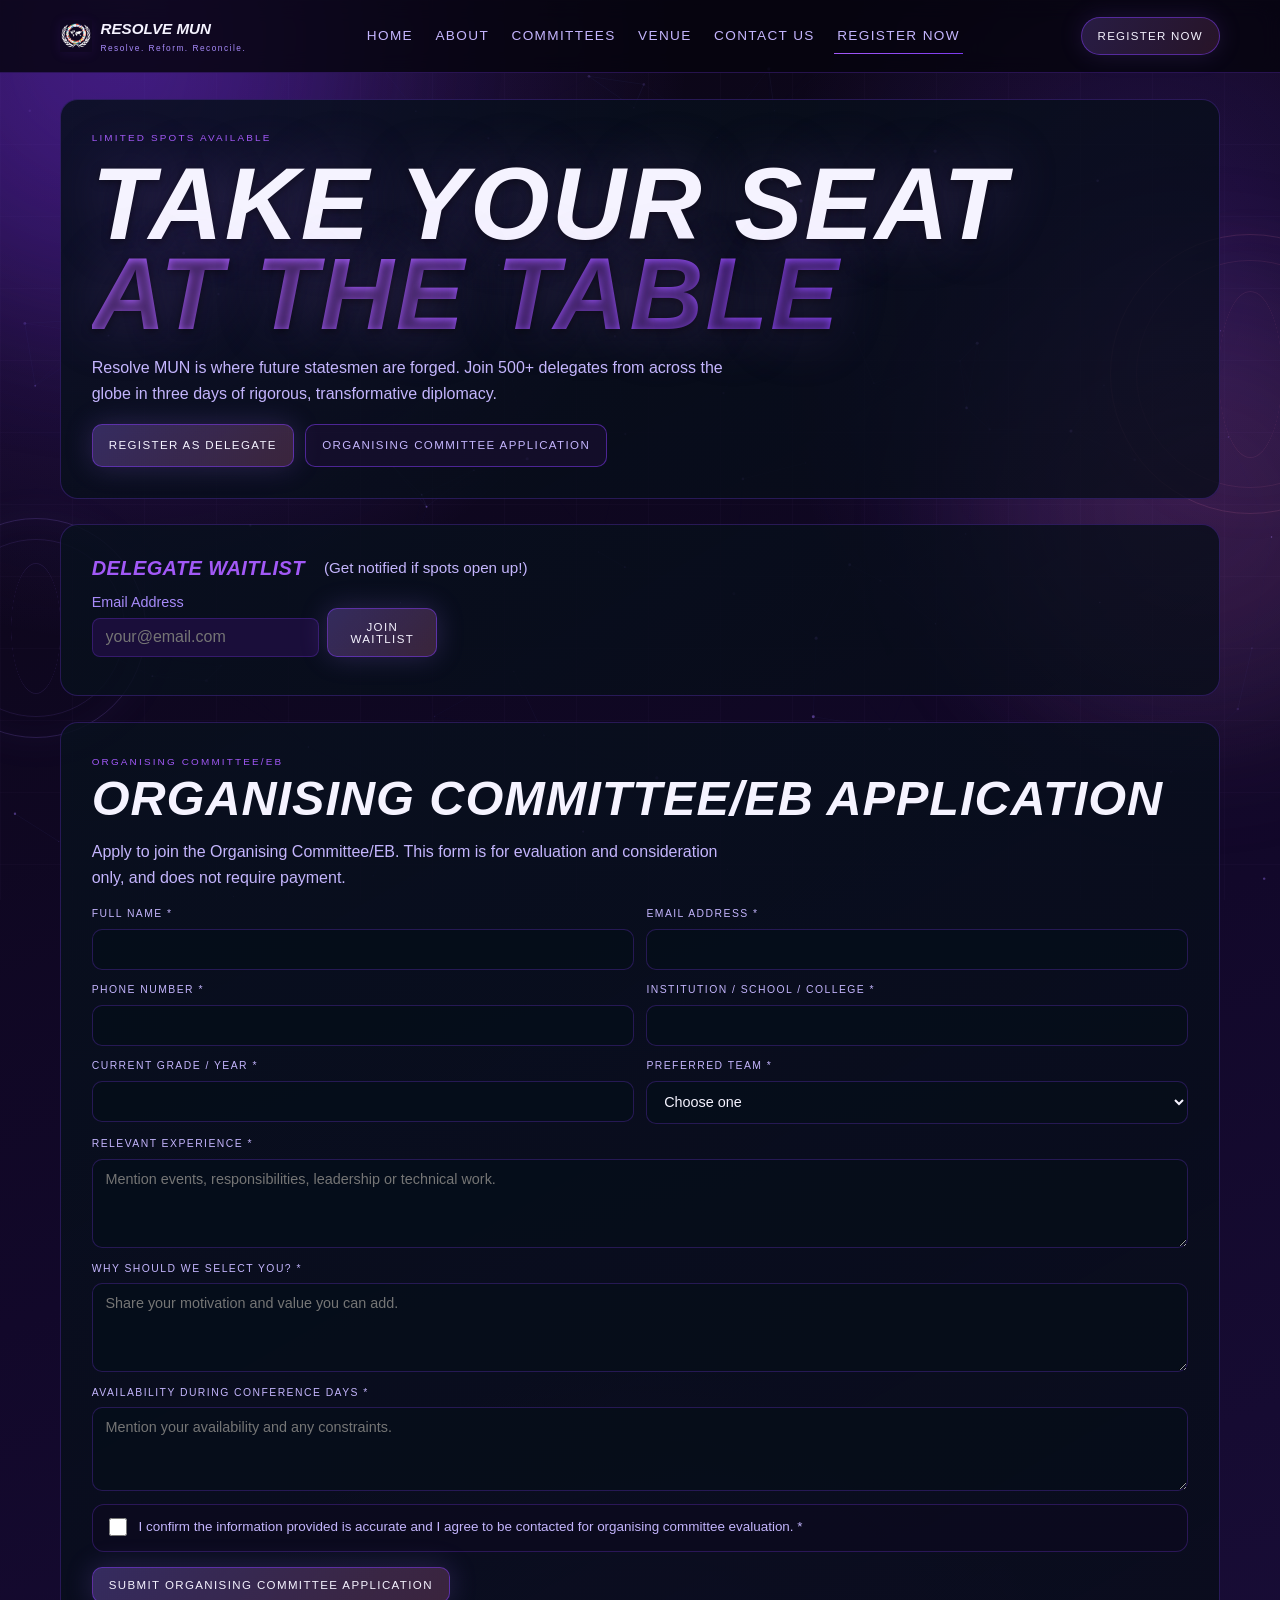
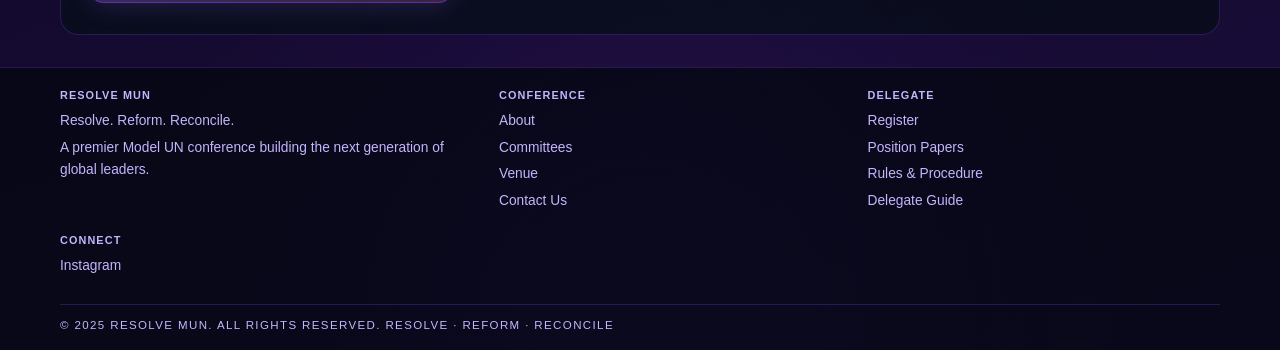
<file: register.html>
<!DOCTYPE html>
<html lang="en">
  <head>
    <meta charset="UTF-8" />
    <meta name="viewport" content="width=device-width, initial-scale=1.0" />
    <title>Register | Resolve MUN 2026</title>
    <meta name="description" content="Register for Resolve MUN 2026 as delegate or organising committee." />
    <link rel="stylesheet" href="style.css" />
    <link rel="icon" type="image/png" href="assets/images/logo.png" />
  </head>
  <body>
    <div class="ambient" aria-hidden="true"></div>
    <div class="orb orb-a" aria-hidden="true"></div>
    <div class="orb orb-b" aria-hidden="true"></div>
    <div class="cursor-glow" aria-hidden="true"></div>

    <header class="site-header">
      <div class="header-inner">
        <a class="brand" href="index.html">
          <img src="assets/images/logo.png" alt="Resolve MUN Logo" style="height:32px;width:auto;margin-right:0.35rem;vertical-align:middle;box-shadow:0 2px 12px rgba(124,58,237,0.10);object-fit:contain;" />
          <span class="brand-text">RESOLVE MUN<span class="brand-sub">Resolve. Reform. Reconcile.</span></span>
        </a>
        <button class="menu-btn" data-menu-toggle aria-expanded="false" aria-label="Toggle menu">Menu</button>
        <nav class="nav-links">
          <a href="index.html">Home</a>
          <a href="about.html">About</a>
          <a href="committees.html">Committees</a>
          <a href="venue.html">Venue</a>
          <a href="contact.html">Contact Us</a>
          <a class="active" href="register.html">Register Now</a>
        </nav>
        <a class="header-cta" href="register.html">Register Now</a>
      </div>
    </header>

    <main>
      <section class="section cta-section reveal">
        <p class="section-kicker">Limited Spots Available</p>
        <h1 class="title-xl">Take Your Seat <span>At The Table</span></h1>
        <p class="section-intro">Resolve MUN is where future statesmen are forged. Join 500+ delegates from across the globe in three days of rigorous, transformative diplomacy.</p>

        <!-- Countdown removed as per user request -->

        <div class="hero-actions" style="margin-top: 1.1rem;">
          <a class="btn btn-primary" href="#delegate">Register As Delegate</a>
          <a class="btn btn-secondary" href="#organising">Organising Committee Application</a>
        </div>
      </section>

      <section class="section reveal" id="waitlist" style="margin-bottom: 1.5rem;">
        <div style="display: flex; align-items: center; gap: 1.2rem;">
          <h3 style="margin: 0; font-size: 1.25rem; color: var(--purple-bright); font-family: var(--font-display);">Delegate Waitlist</h3>
          <span style="font-size: 0.95rem; color: var(--text-soft);">(Get notified if spots open up!)</span>
        </div>
        <form id="waitlist-form" style="margin-top: 0.7rem; max-width: 340px; display: flex; gap: 0.5rem; align-items: flex-end;">
          <label style="flex: 1; display: flex; flex-direction: column; gap: 0.2rem;">
            <span style="font-size: 0.9rem; color: var(--text-muted);">Email Address</span>
            <input type="email" name="email" required maxlength="120" placeholder="your@email.com" style="padding: 0.6rem 0.8rem; border-radius: 8px; border: 1px solid var(--line); background: var(--bg-2); color: var(--text-main); font-size: 1rem;" />
          </label>
          <button type="submit" class="btn btn-primary" style="min-width: 110px;">Join Waitlist</button>
        </form>
        <p id="waitlist-status" style="margin: 0.5rem 0 0; color: var(--purple-bright); font-size: 0.98rem;"></p>
      </section>

      <script>
        document.getElementById('waitlist-form').onsubmit = async function(e) {
          e.preventDefault();
          const email = this.email.value.trim();
          const status = document.getElementById('waitlist-status');
          const btn = this.querySelector('button[type="submit"]');
          status.textContent = '';
          if (!email) { status.textContent = 'Please enter your email.'; return; }

          btn.disabled = true;
          btn.textContent = 'Submitting…';

          try {
            await fetch('https://script.google.com/macros/s/AKfycbzl9WaJhSGkf_OmLyLu0q_9vjQKGRANOQpGcqWu7guVg6t9qFF_9a6PVovowKnNZoYoTQ/exec', {
              method: 'POST',
              mode: 'no-cors',          // avoids CORS preflight — response will be opaque
              headers: { 'Content-Type': 'text/plain' },  // text/plain is a "simple" header, no preflight
              body: JSON.stringify({ registrationType: 'waitlist', email })
            });
            // With no-cors, response is always opaque — if fetch didn't throw, it reached the server
            status.style.color = 'var(--purple-bright)';
            status.textContent = 'Your email has been added to the waitlist!';
            this.reset();
          } catch (err) {
            status.style.color = '#e05';
            status.textContent = 'There was an error. Please try again.';
          } finally {
            btn.disabled = false;
            btn.textContent = 'Join Waitlist';
          }
        };
      </script>

      <!-- '''
      <section class="section reveal" id="delegate">
        <p class="section-kicker">Delegate Registration</p>
        <h2>Register As Delegate</h2>
        <p class="section-intro">Complete your application and secure your committee preference. Position papers and delegate guides will be shared after confirmation.</p>
        <div class="payment-qr-card card">
          <h4>Scan QR For Payment</h4>
          <p>Use this QR code to complete delegate payment first. Then upload payment screenshot/photo in the form below.</p>
          <div class="payment-qr-media">
            <img src="assets/images/Untitled.jpeg" alt="Resolve MUN payment QR code" loading="lazy" />
          </div>
        </div>
        <form id="delegate-registration-form" class="registration-form" data-appscript-url="https://script.google.com/macros/s/AKfycbwZIVAPnXerqfiW-9lNQsXRIpo8ZA6bXW52UUrcTBWNm2M92796Jp2-2gmCOJW4uI5c/exec" novalidate>
          <div class="form-grid">
            <label class="field-group">
              <span>Full Name *</span>
              <input type="text" name="fullName" autocomplete="name" required maxlength="100" />
            </label>
            <label class="field-group">
              <span>Email Address *</span>
              <input type="email" name="email" autocomplete="email" required maxlength="120" />
            </label>
            <label class="field-group">
              <span>Phone Number *</span>
              <input type="tel" name="phone" autocomplete="tel" required maxlength="30" />
            </label>
            <label class="field-group">
              <span>Institution / School *</span>
              <input type="text" name="institution" autocomplete="organization" required maxlength="120" />
            </label>
            <label class="field-group">
              <span>City *</span>
              <input type="text" name="city" autocomplete="address-level2" required maxlength="80" />
            </label>
            <label class="field-group">
              <span>Country *</span>
              <input type="text" name="country" autocomplete="country-name" required maxlength="80" />
            </label>
            <label class="field-group">
              <span>Grade / Year *</span>
              <input type="text" name="grade" required maxlength="30" />
            </label>
            <label class="field-group">
              <span>MUN Experience *</span>
              <select name="munExperience" required>
                <option value="">Choose one</option>
                <option value="First timer">First timer</option>
                <option value="1-2 conferences">1-2 conferences</option>
                <option value="3-5 conferences">3-5 conferences</option>
                <option value="6+ conferences">6+ conferences</option>
              </select>
            </label>
            <label class="field-group">
              <span>Committee Preference 1 *</span>
              <input type="text" name="committeePreference1" required maxlength="80" placeholder="e.g. UNSC" />
            </label>
            <label class="field-group">
              <span>Committee Preference 2</span>
              <input type="text" name="committeePreference2" maxlength="80" placeholder="e.g. DISEC" />
            </label>
            <label class="field-group">
              <span>Portfolio Preference</span>
              <input type="text" name="portfolioPreference" maxlength="120" placeholder="e.g. France" />
            </label>
            <label class="field-group">
              <span>Payment Reference / UTR *</span>
              <input type="text" name="paymentReference" required maxlength="80" placeholder="Transaction ID" />
            </label>
            <label class="field-group">
              <span>Proof Of Payment *</span>
              <input type="file" name="proofOfPayment" required accept="image/*,.pdf" capture="environment" />
              <small class="field-help">Upload screenshot/photo directly from your phone gallery or camera (PDF also accepted).</small>
            </label>
            <label class="field-group field-group-full">
              <span>Dietary / Accessibility Notes</span>
              <textarea name="dietaryNotes" rows="3" maxlength="300" placeholder="Optional"></textarea>
            </label>
            <label class="field-group field-group-full">
              <span>Medical Notes / Emergency Info</span>
              <textarea name="medicalNotes" rows="3" maxlength="300" placeholder="Optional"></textarea>
            </label>
            <label class="field-group field-group-full consent-row">
              <input type="checkbox" name="consent" required />
              <span>I confirm the above information is accurate and consent to conference communication. *</span>
            </label>
            <input type="text" name="website" autocomplete="off" tabindex="-1" class="honeypot-field" aria-hidden="true" />
          </div>

          <div class="form-actions">
            <button class="btn btn-primary" type="submit" data-submit-label="Submit Delegate Registration">Submit Delegate Registration</button>
            <p class="form-status" data-form-status role="status" aria-live="polite"></p>
          </div>
        </form>
      </section>
      ''' -->

      <section class="section reveal" id="organising">
        <p class="section-kicker">Organising Committee/EB</p>
        <h2>Organising Committee/EB Application</h2>
        <p class="section-intro">Apply to join the Organising Committee/EB. This form is for evaluation and consideration only, and does not require payment.</p>
        <form id="oc-registration-form" class="registration-form" data-appscript-url="https://script.google.com/macros/s/AKfycbzl9WaJhSGkf_OmLyLu0q_9vjQKGRANOQpGcqWu7guVg6t9qFF_9a6PVovowKnNZoYoTQ/exec" novalidate>
          <div class="form-grid">
            <label class="field-group">
              <span>Full Name *</span>
              <input type="text" name="fullName" autocomplete="name" required maxlength="100" />
            </label>
            <label class="field-group">
              <span>Email Address *</span>
              <input type="email" name="email" autocomplete="email" required maxlength="120" />
            </label>
            <label class="field-group">
              <span>Phone Number *</span>
              <input type="tel" name="phone" autocomplete="tel" required maxlength="30" />
            </label>
            <label class="field-group">
              <span>Institution / School / College *</span>
              <input type="text" name="institution" autocomplete="organization" required maxlength="120" />
            </label>
            <label class="field-group">
              <span>Current Grade / Year *</span>
              <input type="text" name="grade" required maxlength="30" />
            </label>
            <label class="field-group">
              <span>Preferred Team *</span>
              <select name="preferredTeam" required>
                <option value="">Choose one</option>
                <option value="Tech">Tech</option>
                <option value="Cultural">Cultural</option>
                <option value="Finance">Finance</option>
                <option value="Logistics">Logistics</option>
                <option value="Marketing">Marketing</option>
                <option value="Design">Design</option>
                <option value="Outreach">Outreach</option>
                <option value="Policy">Policy</option>
                <option value="Delegate Affairs">Delegate Affairs</option>
                <option value="Security">Security</option>
              </select>
            </label>
            <label class="field-group field-group-full">
              <span>Relevant Experience *</span>
              <textarea name="relevantExperience" rows="4" required maxlength="600" placeholder="Mention events, responsibilities, leadership or technical work."></textarea>
            </label>
            <label class="field-group field-group-full">
              <span>Why Should We Select You? *</span>
              <textarea name="motivation" rows="4" required maxlength="700" placeholder="Share your motivation and value you can add."></textarea>
            </label>
            <label class="field-group field-group-full">
              <span>Availability During Conference Days *</span>
              <textarea name="availability" rows="3" required maxlength="300" placeholder="Mention your availability and any constraints."></textarea>
            </label>
            <label class="field-group field-group-full consent-row">
              <input type="checkbox" name="consent" required />
              <span>I confirm the information provided is accurate and I agree to be contacted for organising committee evaluation. *</span>
            </label>
            <input type="text" name="website" autocomplete="off" tabindex="-1" class="honeypot-field" aria-hidden="true" />
          </div>

          <div class="form-actions">
            <button class="btn btn-primary" type="submit" data-submit-label="Submit Organising Committee Application">Submit Organising Committee Application</button>
            <p class="form-status" data-form-status role="status" aria-live="polite"></p>
          </div>
        </form>
      </section>
    </main>

    <footer class="footer">
      <div class="footer-inner">
        <section>
          <h5>Resolve MUN</h5>
          <p>Resolve. Reform. Reconcile.</p>
          <p>A premier Model UN conference building the next generation of global leaders.</p>
        </section>
        <section>
          <h5>Conference</h5>
          <p><a href="about.html">About</a></p>
          <p><a href="committees.html">Committees</a></p>
          <p><a href="venue.html">Venue</a></p>
          <p><a href="contact.html">Contact Us</a></p>
        </section>
        <section>
          <h5>Delegate</h5>
          <p><a href="register.html">Register</a></p>
          <p>Position Papers</p>
          <p>Rules &amp; Procedure</p>
          <p>Delegate Guide</p>
        </section>
        <section>
          <h5>Connect</h5>
          <p><a href="https://www.instagram.com/mun.resolve/" target="_blank" rel="noopener">Instagram</a></p>
        </section>
      </div>
      <div class="footer-note">&copy; 2025 Resolve MUN. All rights reserved. Resolve · Reform · Reconcile</div>
    </footer>

    <nav class="mob-nav" aria-label="Mobile navigation" style="display:none">
      <a class="mob-nav-item" href="index.html">
        <svg viewBox="0 0 24 24" width="24" height="24" fill="none" stroke="currentColor" stroke-width="1.8" stroke-linecap="round" stroke-linejoin="round" aria-hidden="true"><path d="M3 9.5L12 3l9 6.5V20a1 1 0 0 1-1 1H4a1 1 0 0 1-1-1V9.5z"/><path d="M9 21V12h6v9"/></svg>
        <span>Home</span>
      </a>
      <a class="mob-nav-item" href="about.html">
        <svg viewBox="0 0 24 24" width="24" height="24" fill="none" stroke="currentColor" stroke-width="1.8" stroke-linecap="round" stroke-linejoin="round" aria-hidden="true"><circle cx="12" cy="12" r="9"/><line x1="12" y1="8" x2="12.01" y2="8" stroke-width="2.5"/><line x1="12" y1="11" x2="12" y2="16"/></svg>
        <span>About</span>
      </a>
      <a class="mob-nav-item" href="committees.html">
        <svg viewBox="0 0 24 24" width="24" height="24" fill="none" stroke="currentColor" stroke-width="1.8" stroke-linecap="round" stroke-linejoin="round" aria-hidden="true"><rect x="3" y="3" width="7" height="7" rx="1"/><rect x="14" y="3" width="7" height="7" rx="1"/><rect x="3" y="14" width="7" height="7" rx="1"/><rect x="14" y="14" width="7" height="7" rx="1"/></svg>
        <span>Committees</span>
      </a>
      <a class="mob-nav-item" href="venue.html">
        <svg viewBox="0 0 24 24" width="24" height="24" fill="none" stroke="currentColor" stroke-width="1.8" stroke-linecap="round" stroke-linejoin="round" aria-hidden="true"><path d="M12 2C8.13 2 5 5.13 5 9c0 5.25 7 13 7 13s7-7.75 7-13c0-3.87-3.13-7-7-7z"/><circle cx="12" cy="9" r="2.5"/></svg>
        <span>Venue</span>
      </a>
      <a class="mob-nav-item active" href="register.html">
        <svg viewBox="0 0 24 24" width="24" height="24" fill="none" stroke="currentColor" stroke-width="1.8" stroke-linecap="round" stroke-linejoin="round" aria-hidden="true"><polygon points="12 2 15.09 8.26 22 9.27 17 14.14 18.18 21.02 12 17.77 5.82 21.02 7 14.14 2 9.27 8.91 8.26 12 2"/></svg>
        <span>Register</span>
      </a>
    </nav>
    <script src="script.js"></script>
  </body>
</html>
</file>
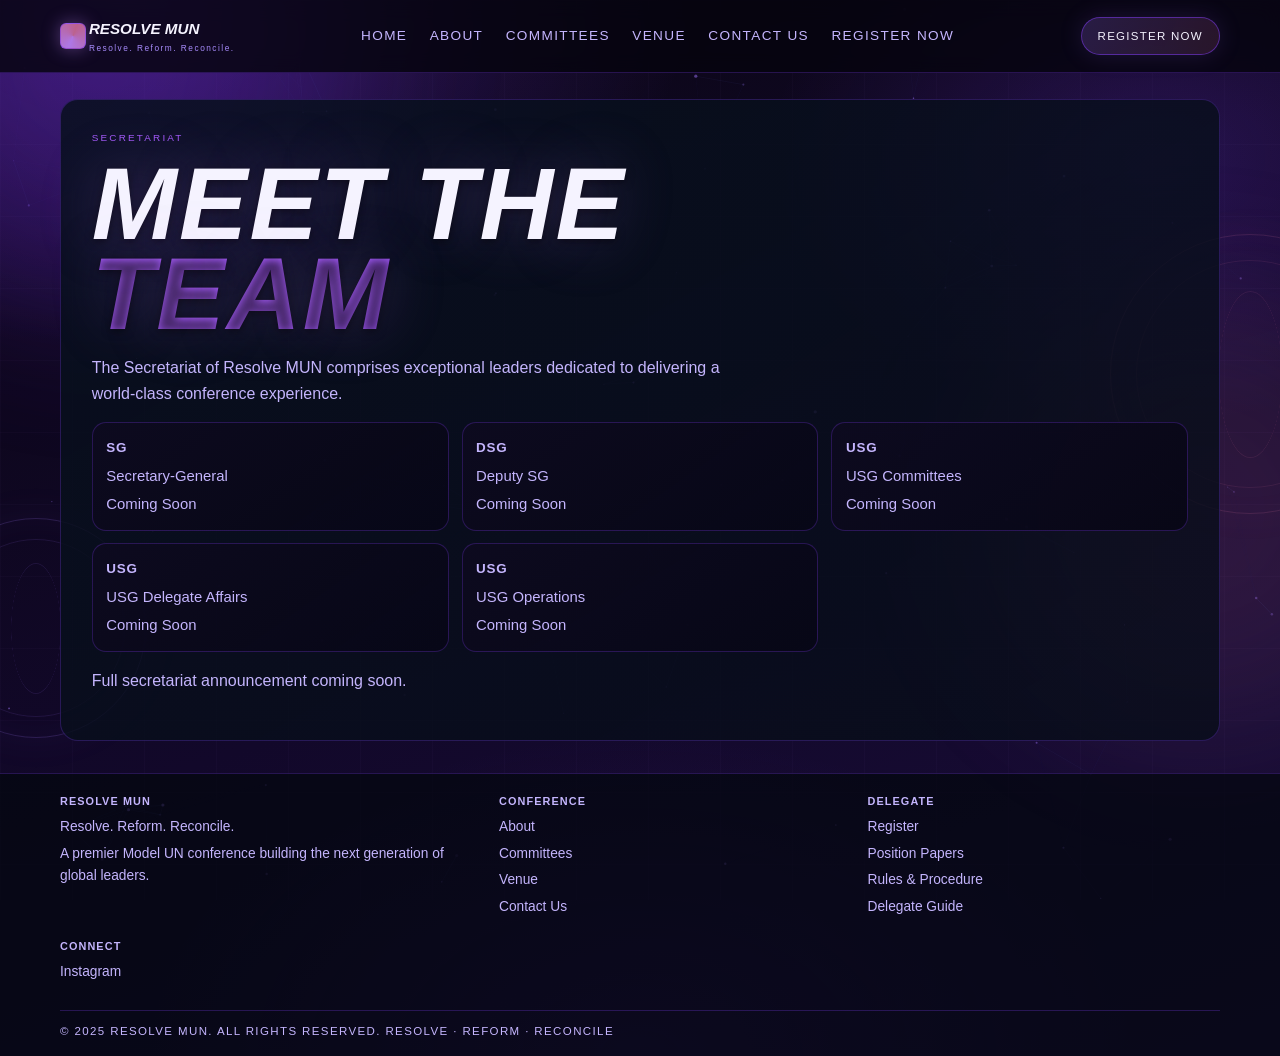
<file: secretariat.html>
<!DOCTYPE html>
<html lang="en">
  <head>
    <meta charset="UTF-8" />
    <meta name="viewport" content="width=device-width, initial-scale=1.0" />
    <title>Secretariat | Resolve MUN 2026</title>
    <meta name="description" content="Meet the Resolve MUN Secretariat team." />
    <link rel="stylesheet" href="style.css" />
    <link rel="icon" type="image/png" href="assets/images/logo.png" />
  </head>
  <body>
    <div class="ambient" aria-hidden="true"></div>
    <div class="orb orb-a" aria-hidden="true"></div>
    <div class="orb orb-b" aria-hidden="true"></div>
    <div class="cursor-glow" aria-hidden="true"></div>

    <header class="site-header">
      <div class="header-inner">
        <a class="brand" href="index.html"><span class="brand-mark" aria-hidden="true"></span><span class="brand-text">RESOLVE MUN<span class="brand-sub">Resolve. Reform. Reconcile.</span></span></a>
        <button class="menu-btn" data-menu-toggle aria-expanded="false" aria-label="Toggle menu">Menu</button>
        <nav class="nav-links">
          <a href="index.html">Home</a>
          <a href="about.html">About</a>
          <a href="committees.html">Committees</a>
          <a href="venue.html">Venue</a>
          <a href="contact.html">Contact Us</a>
          <a href="register.html">Register Now</a>
        </nav>
        <a class="header-cta" href="register.html">Register Now</a>
      </div>
    </header>

    <main>
      <section class="section reveal">
        <p class="section-kicker">Secretariat</p>
        <h1 class="title-xl">Meet The <span>Team</span></h1>
        <p class="section-intro">The Secretariat of Resolve MUN comprises exceptional leaders dedicated to delivering a world-class conference experience.</p>
        <div class="grid-3">
          <article class="card tilt"><h4>SG</h4><p>Secretary-General</p><p>Coming Soon</p></article>
          <article class="card tilt"><h4>DSG</h4><p>Deputy SG</p><p>Coming Soon</p></article>
          <article class="card tilt"><h4>USG</h4><p>USG Committees</p><p>Coming Soon</p></article>
          <article class="card tilt"><h4>USG</h4><p>USG Delegate Affairs</p><p>Coming Soon</p></article>
          <article class="card tilt"><h4>USG</h4><p>USG Operations</p><p>Coming Soon</p></article>
        </div>
        <p class="section-intro">Full secretariat announcement coming soon.</p>
      </section>
    </main>

    <footer class="footer">
      <div class="footer-inner">
        <section>
          <h5>Resolve MUN</h5>
          <p>Resolve. Reform. Reconcile.</p>
          <p>A premier Model UN conference building the next generation of global leaders.</p>
        </section>
        <section>
          <h5>Conference</h5>
          <p><a href="about.html">About</a></p>
          <p><a href="committees.html">Committees</a></p>
          <p><a href="venue.html">Venue</a></p>
          <p><a href="contact.html">Contact Us</a></p>
        </section>
        <section>
          <h5>Delegate</h5>
          <p><a href="register.html">Register</a></p>
          <p>Position Papers</p>
          <p>Rules &amp; Procedure</p>
          <p>Delegate Guide</p>
        </section>
        <section>
          <h5>Connect</h5>
          <p><a href="https://www.instagram.com/mun.resolve/" target="_blank" rel="noopener">Instagram</a></p>
        </section>
      </div>
      <div class="footer-note">&copy; 2025 Resolve MUN. All rights reserved. Resolve · Reform · Reconcile</div>
    </footer>

    <nav class="mob-nav" aria-label="Mobile navigation" style="display:none">
      <a class="mob-nav-item" href="index.html">
        <svg viewBox="0 0 24 24" width="24" height="24" fill="none" stroke="currentColor" stroke-width="1.8" stroke-linecap="round" stroke-linejoin="round" aria-hidden="true"><path d="M3 9.5L12 3l9 6.5V20a1 1 0 0 1-1 1H4a1 1 0 0 1-1-1V9.5z"/><path d="M9 21V12h6v9"/></svg>
        <span>Home</span>
      </a>
      <a class="mob-nav-item" href="about.html">
        <svg viewBox="0 0 24 24" width="24" height="24" fill="none" stroke="currentColor" stroke-width="1.8" stroke-linecap="round" stroke-linejoin="round" aria-hidden="true"><circle cx="12" cy="12" r="9"/><line x1="12" y1="8" x2="12.01" y2="8" stroke-width="2.5"/><line x1="12" y1="11" x2="12" y2="16"/></svg>
        <span>About</span>
      </a>
      <a class="mob-nav-item active" href="committees.html">
        <svg viewBox="0 0 24 24" width="24" height="24" fill="none" stroke="currentColor" stroke-width="1.8" stroke-linecap="round" stroke-linejoin="round" aria-hidden="true"><rect x="3" y="3" width="7" height="7" rx="1"/><rect x="14" y="3" width="7" height="7" rx="1"/><rect x="3" y="14" width="7" height="7" rx="1"/><rect x="14" y="14" width="7" height="7" rx="1"/></svg>
        <span>Committees</span>
      </a>
      <a class="mob-nav-item" href="venue.html">
        <svg viewBox="0 0 24 24" width="24" height="24" fill="none" stroke="currentColor" stroke-width="1.8" stroke-linecap="round" stroke-linejoin="round" aria-hidden="true"><path d="M12 2C8.13 2 5 5.13 5 9c0 5.25 7 13 7 13s7-7.75 7-13c0-3.87-3.13-7-7-7z"/><circle cx="12" cy="9" r="2.5"/></svg>
        <span>Venue</span>
      </a>
      <a class="mob-nav-item" href="register.html">
        <svg viewBox="0 0 24 24" width="24" height="24" fill="none" stroke="currentColor" stroke-width="1.8" stroke-linecap="round" stroke-linejoin="round" aria-hidden="true"><polygon points="12 2 15.09 8.26 22 9.27 17 14.14 18.18 21.02 12 17.77 5.82 21.02 7 14.14 2 9.27 8.91 8.26 12 2"/></svg>
        <span>Register</span>
      </a>
    </nav>
    <script src="script.js"></script>
  </body>
</html>
</file>
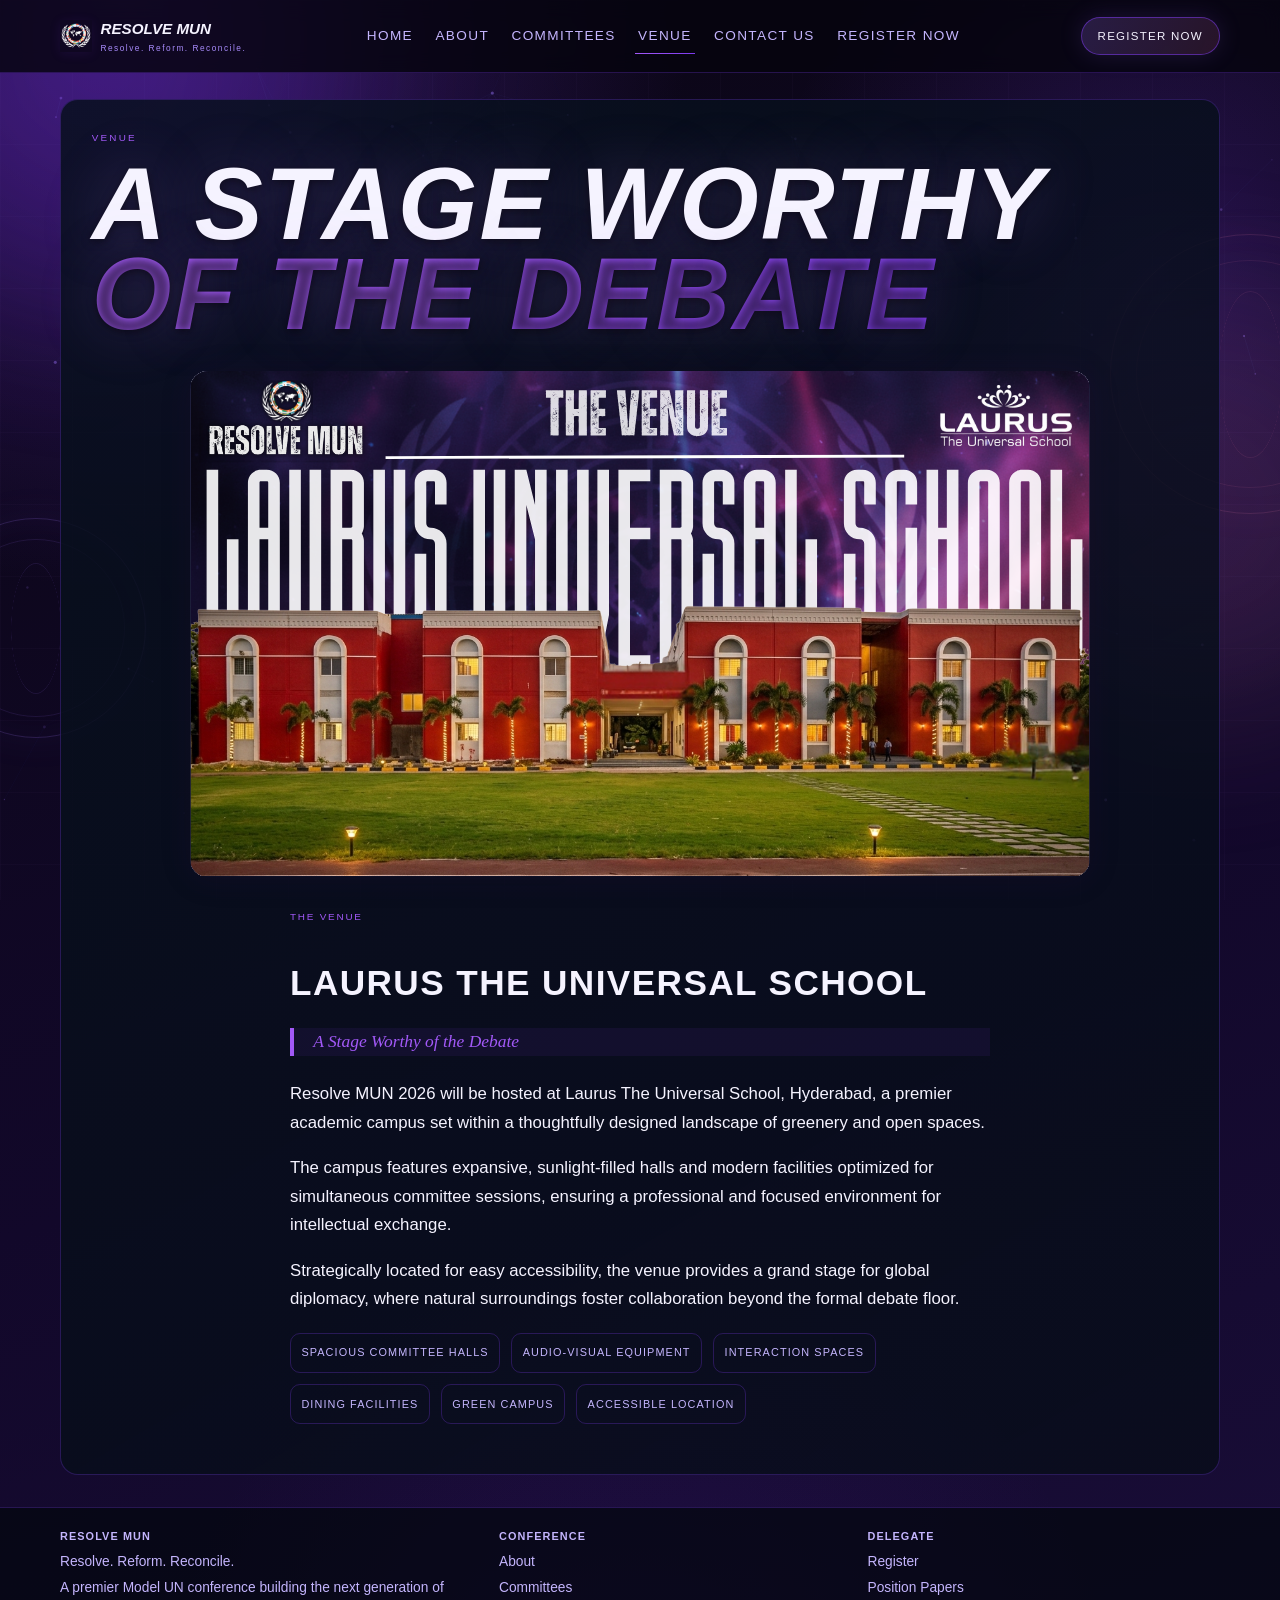
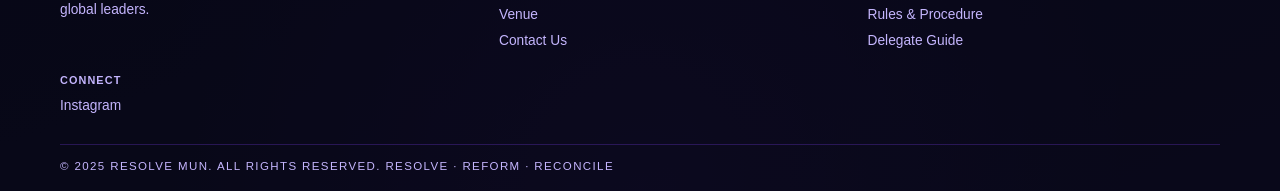
<file: venue.html>
<!DOCTYPE html>
<html lang="en">
  <head>
    <meta charset="UTF-8" />
    <meta name="viewport" content="width=device-width, initial-scale=1.0" />
    <title>Venue | Resolve MUN 2026</title>
    <meta name="description" content="Venue reveal and facilities for Resolve MUN 2026." />
    <link rel="stylesheet" href="style.css" />
    <link rel="icon" type="image/png" href="assets/images/logo.png" />
  </head>
  <body>
    <div class="ambient" aria-hidden="true"></div>
    <div class="orb orb-a" aria-hidden="true"></div>
    <div class="orb orb-b" aria-hidden="true"></div>
    <div class="cursor-glow" aria-hidden="true"></div>

    <header class="site-header">
      <div class="header-inner">
        <a class="brand" href="index.html" aria-label="Resolve MUN Home">
          <img src="assets/images/logo.png" alt="Resolve MUN Logo" style="height:32px;width:auto;margin-right:0.35rem;vertical-align:middle;box-shadow:0 2px 12px rgba(124,58,237,0.10);object-fit:contain;" />
          <span class="brand-text">RESOLVE MUN<span class="brand-sub">Resolve. Reform. Reconcile.</span></span>
        </a>
        <button class="menu-btn" data-menu-toggle aria-expanded="false" aria-label="Toggle menu">Menu</button>
        <nav class="nav-links">
          <a href="index.html">Home</a>
          <a href="about.html">About</a>
          <a href="committees.html">Committees</a>
          <a class="active" href="venue.html">Venue</a>
          <a href="contact.html">Contact Us</a>
          <a href="register.html">Register Now</a>
        </nav>
        <a class="header-cta" href="register.html">Register Now</a>
      </div>
    </header>

    <main>
      <section class="section reveal">
        <p class="section-kicker">Venue</p>
        <h1 class="title-xl">A Stage Worthy <span>Of The Debate</span></h1>
        <img src="assets/images/Venue.svg" alt="Venue: Laurus The Universal School" style="width:100%;max-width:900px;border-radius:18px;box-shadow:0 2px 32px 0 rgba(60,0,80,0.13);margin:2rem auto 2rem auto; display:block; background:rgba(124,58,237,0.04);object-fit:cover;" />
        <div class="venue-content-col" style="max-width: 700px; margin: 0 auto;">
          <p class="section-kicker" style="letter-spacing:0.18em; color:var(--purple-bright); margin-bottom:0.7rem;">THE VENUE</p>
          <h1 style="font-size:2.2rem; font-family:var(--font-display); font-weight:900; letter-spacing:0.04em; margin-bottom:1.1rem; color:var(--text-main); text-transform:uppercase;">Laurus The Universal School</h1>
          <blockquote style="border-left: 4px solid var(--purple-bright); margin: 0 0 1.5rem 0; padding: 0 1.2rem; background: rgba(124,58,237,0.08); font-size:1.09rem; font-style:italic; color:var(--purple-bright); font-family:var(--font-nav);">
            <span style="color:var(--purple-bright); font-size:1.09rem; font-style:italic;">A Stage Worthy of the Debate</span>
          </blockquote>
          <div style="color: var(--text-main); font-size:1.05rem; line-height:1.7; margin-bottom:1.2rem;">
            <p>Resolve MUN 2026 will be hosted at Laurus The Universal School, Hyderabad, a premier academic campus set within a thoughtfully designed landscape of greenery and open spaces.</p>
            <p>The campus features expansive, sunlight-filled halls and modern facilities optimized for simultaneous committee sessions, ensuring a professional and focused environment for intellectual exchange.</p>
            <p>Strategically located for easy accessibility, the venue provides a grand stage for global diplomacy, where natural surroundings foster collaboration beyond the formal debate floor.</p>
          </div>
          <div class="feature-list" style="margin-bottom:1.2rem; display: flex; flex-wrap: wrap; gap: 0.7rem;">
            <span class="feature-item">Spacious Committee Halls</span>
            <span class="feature-item">Audio-Visual Equipment</span>
            <span class="feature-item">Interaction Spaces</span>
            <span class="feature-item">Dining Facilities</span>
            <span class="feature-item">Green Campus</span>
            <span class="feature-item">Accessible Location</span>
          </div>
        </div>
      </section>
    </main>

    <footer class="footer">
      <div class="footer-inner">
        <section>
          <h5>Resolve MUN</h5>
          <p>Resolve. Reform. Reconcile.</p>
          <p>A premier Model UN conference building the next generation of global leaders.</p>
        </section>
        <section>
          <h5>Conference</h5>
          <p><a href="about.html">About</a></p>
          <p><a href="committees.html">Committees</a></p>
          <p><a href="venue.html">Venue</a></p>
          <p><a href="contact.html">Contact Us</a></p>
        </section>
        <section>
          <h5>Delegate</h5>
          <p><a href="register.html">Register</a></p>
          <p>Position Papers</p>
          <p>Rules &amp; Procedure</p>
          <p>Delegate Guide</p>
        </section>
        <section>
          <h5>Connect</h5>
          <p><a href="https://www.instagram.com/mun.resolve/" target="_blank" rel="noopener">Instagram</a></p>
        </section>
      </div>
      <div class="footer-note">&copy; 2025 Resolve MUN. All rights reserved. Resolve · Reform · Reconcile</div>
    </footer>

    <nav class="mob-nav" aria-label="Mobile navigation" style="display:none">
      <a class="mob-nav-item" href="index.html">
        <svg viewBox="0 0 24 24" width="24" height="24" fill="none" stroke="currentColor" stroke-width="1.8" stroke-linecap="round" stroke-linejoin="round" aria-hidden="true"><path d="M3 9.5L12 3l9 6.5V20a1 1 0 0 1-1 1H4a1 1 0 0 1-1-1V9.5z"/><path d="M9 21V12h6v9"/></svg>
        <span>Home</span>
      </a>
      <a class="mob-nav-item" href="about.html">
        <svg viewBox="0 0 24 24" width="24" height="24" fill="none" stroke="currentColor" stroke-width="1.8" stroke-linecap="round" stroke-linejoin="round" aria-hidden="true"><circle cx="12" cy="12" r="9"/><line x1="12" y1="8" x2="12.01" y2="8" stroke-width="2.5"/><line x1="12" y1="11" x2="12" y2="16"/></svg>
        <span>About</span>
      </a>
      <a class="mob-nav-item" href="committees.html">
        <svg viewBox="0 0 24 24" width="24" height="24" fill="none" stroke="currentColor" stroke-width="1.8" stroke-linecap="round" stroke-linejoin="round" aria-hidden="true"><rect x="3" y="3" width="7" height="7" rx="1"/><rect x="14" y="3" width="7" height="7" rx="1"/><rect x="3" y="14" width="7" height="7" rx="1"/><rect x="14" y="14" width="7" height="7" rx="1"/></svg>
        <span>Committees</span>
      </a>
      <a class="mob-nav-item active" href="venue.html">
        <svg viewBox="0 0 24 24" width="24" height="24" fill="none" stroke="currentColor" stroke-width="1.8" stroke-linecap="round" stroke-linejoin="round" aria-hidden="true"><path d="M12 2C8.13 2 5 5.13 5 9c0 5.25 7 13 7 13s7-7.75 7-13c0-3.87-3.13-7-7-7z"/><circle cx="12" cy="9" r="2.5"/></svg>
        <span>Venue</span>
      </a>
      <a class="mob-nav-item" href="register.html">
        <svg viewBox="0 0 24 24" width="24" height="24" fill="none" stroke="currentColor" stroke-width="1.8" stroke-linecap="round" stroke-linejoin="round" aria-hidden="true"><polygon points="12 2 15.09 8.26 22 9.27 17 14.14 18.18 21.02 12 17.77 5.82 21.02 7 14.14 2 9.27 8.91 8.26 12 2"/></svg>
        <span>Register</span>
      </a>
    </nav>
    <script src="script.js"></script>
  </body>
</html>
</file>
<file: style.css>
/* Mobile: left-align kicker and title */
  @media (max-width: 700px) {
    .cta-section .section-kicker {
      text-align: left !important;
      justify-content: flex-start !important;
      align-items: flex-start !important;
      display: block !important;
    }
  }
@media (max-width: 600px) {
  .sg-letter-section {
    padding: 1.2rem 0.7rem !important;
    border-radius: 14px !important;
    max-width: 98vw !important;
    margin: 1.2rem auto 0 auto !important;
    box-shadow: 0 1px 12px 0 rgba(60,0,80,0.10) !important;
  }
  .countdown-grid {
    gap: 0.22rem !important;
  }
  .time-box {
    padding: 0.55rem 0.08rem !important;
    border-radius: 9px !important;
  }
  .time-box span {
    font-size: 1.15rem !important;
  }
  .time-box small {
    font-size: 0.38rem !important;
  }
  .countdown-summary {
    font-size: 0.6rem !important;
    margin-top: 0.4rem !important;
  }

  /* Waitlist form: stack input and button vertically, full width, better spacing */
  #waitlist-form {
    flex-direction: column !important;
    align-items: stretch !important;
    gap: 0.6rem !important;
    max-width: 100% !important;
  }
  #waitlist-form input[type="email"] {
    width: 100% !important;
    font-size: 1rem !important;
    min-width: 0 !important;
  }
  #waitlist-form button {
    width: 100% !important;
    min-width: 0 !important;
    margin-top: 0.2rem !important;
    font-size: 1rem !important;
    border-radius: 999px !important;
    padding: 1.1rem 0.5rem !important;
  }
  #waitlist-status {
    text-align: center !important;
    font-size: 0.98rem !important;
  }
}
@import url("https://fonts.googleapis.com/css2?family=Cormorant+Garamond:ital,wght@0,300;0,400;0,600;1,300;1,400;1,600&family=DM+Sans:opsz,wght@9..40,300;9..40,400;9..40,500;9..40,600&display=swap");

:root {
  --bg-0: #0a0613;
  --bg-1: #12082a;
  --bg-2: #1a0e3a;
  --purple-bright: #a259f7;
  --purple-mid:    #7c3aed;
  --purple-deep:   #4c1d95;
  --rose:          #7c3aed;
  --lavender:      #c4b5fd;
  --line:          rgba(124, 58, 237, 0.28);
  --line-strong:   rgba(124, 58, 237, 0.55);
  --text-main:  #f5f3ff;
  --text-soft:  #c4b5fd;
  --text-muted: #a78bfa;
  --font-logo: "Cormorant Garamond", Georgia, serif;
  --font-nav: "Cormorant Garamond", Georgia, serif;
  --font-display: 'Bebas Neue', Arial, sans-serif;
  --font-body: 'Oswald', Arial, sans-serif;
  --max-width: 1160px;
}

* {
  box-sizing: border-box;
}

html,
body {
  margin: 0;
  padding: 0;
  scroll-behavior: smooth;
  background-color: var(--bg-0);
  overscroll-behavior-y: none;
}

body {
  position: relative;
  isolation: isolate;
  min-height: 100vh;
  font-family: var(--font-body);
  font-weight: 400;
  line-height: 1.6;
  color: var(--text-main);
  background:
    radial-gradient(ellipse 80% 60% at 10% 0%,   rgba(124, 58, 237, 0.38), transparent 55%),
    radial-gradient(ellipse 60% 50% at 90% 15%,  rgba(124, 58, 237, 0.22), transparent 50%),
    radial-gradient(ellipse 70% 55% at 50% 100%, rgba(76, 29, 149, 0.22), transparent 55%),
    linear-gradient(160deg, var(--bg-0) 0%, #12082a 55%, #1a0e3a 100%);
  overflow-x: hidden;
}

body.menu-open {
  overflow: hidden;
}

a {
  color: inherit;
}

.ambient {
  position: fixed;
  inset: 0;
  z-index: 0;
  pointer-events: none;
  background:
    linear-gradient(rgba(155, 114, 245, 0.04) 1px, transparent 1px),
    linear-gradient(90deg, rgba(155, 114, 245, 0.04) 1px, transparent 1px);
  background-size: 72px 72px;
  opacity: 0.6;
  mix-blend-mode: screen;
}

.orb {
  position: fixed;
  z-index: 0;
  filter: blur(70px);
  pointer-events: none;
  opacity: 0.72;
}

.orb-a {
  width: 560px;
  height: 560px;
  border-radius: 50%;
  background: radial-gradient(circle, rgba(109, 40, 217, 0.46), rgba(76, 20, 160, 0.10));
  top: -220px;
  left: -180px;
  animation: driftA 20s ease-in-out infinite;
}

.orb-b {
  width: 480px;
  height: 480px;
  border-radius: 50%;
  background: radial-gradient(circle, rgba(232, 121, 168, 0.22), rgba(155, 114, 245, 0.08));
  right: -160px;
  top: 30vh;
  animation: driftB 25s ease-in-out infinite;
}

.cursor-dot {
  position: fixed;
  top: 0;
  left: 0;
  width: 6px;
  height: 6px;
  margin: -3px 0 0 -3px;
  border-radius: 50%;
  pointer-events: none;
  z-index: 62;
  background: var(--purple-bright);
  box-shadow: 0 0 10px rgba(192, 132, 252, 0.9);
  opacity: 0;
  transition: opacity 0.2s ease;
}

.cursor-glow {
  position: fixed;
  top: 0;
  left: 0;
  width: 44px;
  height: 44px;
  margin: -22px 0 0 -22px;
  border-radius: 50%;
  pointer-events: none;
  z-index: 61;
  border: 1px solid rgba(155, 114, 245, 0.55);
  background: radial-gradient(circle, rgba(155, 114, 245, 0.06) 0, transparent 70%);
  opacity: 0;
  transition: opacity 0.3s ease, width 0.3s ease, height 0.3s ease, margin 0.3s ease, border-color 0.3s ease;
}

.cursor-glow.cursor-expanded {
  width: 68px;
  height: 68px;
  margin: -34px 0 0 -34px;
  border-color: rgba(232, 121, 168, 0.65);
  background: radial-gradient(circle, rgba(232, 121, 168, 0.07) 0, transparent 70%);
}

.floating-globes {
  position: fixed;
  inset: 0;
  z-index: 1;
  pointer-events: none;
}

.wire-globe {
  position: absolute;
  width: 220px;
  aspect-ratio: 1;
  border-radius: 50%;
  border: 1px solid rgba(155, 114, 245, 0.38);
  box-shadow: 0 0 45px rgba(155, 114, 245, 0.1), inset 0 0 30px rgba(155, 114, 245, 0.07);
  opacity: 0.55;
  animation: globeSpin 20s linear infinite;
}

.wire-globe::before,
.wire-globe::after {
  content: "";
  position: absolute;
  inset: 9%;
  border-radius: 50%;
  border: 1px solid rgba(155, 114, 245, 0.22);
}

.wire-globe::after {
  inset: 20% 6%;
  transform: rotateY(75deg);
}

.globe-left {
  left: -74px;
  bottom: 18%;
}

.globe-right {
  right: -110px;
  top: 26%;
  width: 280px;
  border-color: rgba(232, 121, 168, 0.28);
  box-shadow: 0 0 45px rgba(232, 121, 168, 0.07), inset 0 0 30px rgba(232, 121, 168, 0.05);
  animation-duration: 24s;
}

.globe-right::before,
.globe-right::after {
  border-color: rgba(232, 121, 168, 0.18);
}

.site-header,
main,
.footer {
  position: relative;
  z-index: 3;
}

.site-header {
  position: sticky;
  top: 0;
  z-index: 40;
  backdrop-filter: blur(10px);
  border-bottom: 1px solid var(--line);
  background: rgba(6, 4, 14, 0.82);
}

.header-inner {
  width: min(var(--max-width), 92vw);
  margin: 0 auto;
  min-height: 72px;
  display: flex;
  align-items: center;
  justify-content: space-between;
  gap: 1rem;
}

.brand {
  display: flex;
  align-items: center;
  gap: 0.18rem;
  text-decoration: none;
  font-family: var(--font-display);
  font-style: italic;
  font-size: 1.05rem;
  color: var(--text-main);
}

.brand-mark {
  width: 26px;
  height: 26px;
  border-radius: 6px;
  border: 1px solid var(--line-strong);
  box-shadow: 0 0 18px rgba(192, 132, 252, 0.4);
  background: conic-gradient(from 200deg, rgba(192, 132, 252, 0.9), rgba(232, 121, 168, 0.8), rgba(192, 132, 252, 0.9));
}

.brand-text {
  font-size: 0.95rem;
  font-weight: 600;
}

.brand-sub {
  display: block;
  font-family: var(--font-body);
  font-style: normal;
  letter-spacing: 0.18em;
  font-size: 0.52rem;
  color: var(--text-muted);
  font-weight: 400;
}

.nav-links {
  display: flex;
  align-items: center;
  gap: 1rem;
}

.nav-links a {
  text-decoration: none;
  font-size: 0.85rem;
  letter-spacing: 0.1em;
  text-transform: uppercase;
  color: var(--text-soft);
  padding: 0.45rem 0.2rem;
  position: relative;
  touch-action: manipulation;
}

.nav-links a::after {
  content: "";
  position: absolute;
  left: 0;
  right: 0;
  bottom: 0;
  height: 1px;
  transform: scaleX(0);
  transform-origin: left;
  background: linear-gradient(90deg, var(--purple-bright), var(--rose));
  transition: transform 0.25s ease;
}

.nav-links a:hover::after,
.nav-links a.active::after {
  transform: scaleX(1);
}

.header-cta {
  border: 1px solid var(--line-strong);
  border-radius: 999px;
  padding: 0.52rem 1rem;
  text-transform: uppercase;
  letter-spacing: 0.11em;
  font-size: 0.72rem;
  text-decoration: none;
  color: var(--text-main);
  background: linear-gradient(115deg, rgba(155, 114, 245, 0.22), rgba(232, 121, 168, 0.14));
  box-shadow: 0 0 24px rgba(155, 114, 245, 0.15);
  transition: box-shadow 0.2s ease, border-color 0.2s ease;
}

.menu-btn {
  display: none;
  background: transparent;
  border: 1px solid var(--line);
  border-radius: 8px;
  color: var(--text-main);
  padding: 0.4rem 0.75rem;
  cursor: pointer;
  touch-action: manipulation;
  font-size: 0.78rem;
  letter-spacing: 0.08em;
}

.hero {
  width: min(var(--max-width), 92vw);
  margin: 2.4rem auto 0;
  display: grid;
  grid-template-columns: 1.15fr 0.85fr;
  gap: 1.2rem;
}

.hero-panel {
  border: 1px solid var(--line);
  border-radius: 20px;
  padding: clamp(1.1rem, 2.6vw, 2.1rem);
  background: linear-gradient(140deg, rgba(10, 18, 32, 0.95), rgba(8, 15, 28, 0.75));
  box-shadow: inset 0 1px 0 rgba(255, 255, 255, 0.05), 0 18px 50px rgba(0, 0, 0, 0.35);
  transition: border-color 0.4s ease, box-shadow 0.4s ease;
}

.badge {
  display: inline-flex;
  align-items: center;
  gap: 0.5rem;
  border: 1px solid var(--line-strong);
  border-radius: 999px;
  padding: 0.35rem 0.75rem;
  letter-spacing: 0.14em;
  font-size: 0.62rem;
  text-transform: uppercase;
  color: var(--text-soft);
}

.hero h1,
.title-xl {
  margin: 0.8rem 0 0;
  font-family: var(--font-display);
  font-style: italic;
  text-transform: uppercase;
  letter-spacing: 0.02em;
  line-height: 0.88;
  font-size: clamp(3.2rem, 8vw, 7.5rem);
  text-shadow: 0 0 60px rgba(192, 132, 252, 0.25), 0 2px 8px rgba(0, 0, 0, 0.6);
  font-weight: 600;
}

.hero h1 span,
.title-xl span {
  display: block;
  background: linear-gradient(135deg, var(--purple-bright) 20%, var(--rose) 80%);
  -webkit-background-clip: text;
  -webkit-text-fill-color: transparent;
  background-clip: text;
}

.tagline {
  font-family: var(--font-body);
  margin: 1rem 0 0;
  font-size: clamp(0.72rem, 1.3vw, 0.88rem);
  letter-spacing: 0.28em;
  text-transform: uppercase;
  color: var(--purple-bright);
  font-weight: 500;
}

.hero p {
  color: var(--text-soft);
  max-width: 58ch;
}

.metrics {
  margin-top: 1.1rem;
  display: grid;
  grid-template-columns: repeat(3, 1fr);
  gap: 0.7rem;
}

.metric {
  padding: 0.8rem;
  border-radius: 12px;
  border: 1px solid var(--line);
  background: rgba(9, 17, 29, 0.66);
  text-align: center;
}

.metric strong {
  display: block;
  font-family: var(--font-display);
  font-style: italic;
  font-size: 1.5rem;
  font-weight: 600;
  color: var(--purple-bright);
  line-height: 1;
}

.metric small {
  font-size: 0.62rem;
  letter-spacing: 0.16em;
  text-transform: uppercase;
  color: var(--text-muted);
}

.hero-actions {
  margin-top: 1rem;
  display: flex;
  flex-wrap: wrap;
  gap: 0.7rem;
}

.btn {
  border: 1px solid var(--line-strong);
  border-radius: 10px;
  padding: 0.7rem 1rem;
  text-decoration: none;
  text-transform: uppercase;
  font-size: 0.72rem;
  letter-spacing: 0.12em;
  touch-action: manipulation;
  transition: transform 0.22s ease, box-shadow 0.22s ease, border-color 0.22s ease;
}

.btn-primary {
  background: linear-gradient(130deg, rgba(155, 114, 245, 0.3), rgba(232, 121, 168, 0.22));
  color: var(--text-main);
  box-shadow: 0 0 28px rgba(155, 114, 245, 0.22);
}

.btn-secondary {
  color: var(--text-soft);
  background: rgba(30, 18, 55, 0.55);
}

.btn:hover {
  transform: translateY(-2px);
  border-color: rgba(192, 132, 252, 0.7);
  box-shadow: 0 6px 28px rgba(155, 114, 245, 0.28);
}



.countdown-wrap {
  margin-top: 1.6rem;
  width: 100%;
  max-width: 440px;
  margin-left: auto;
  margin-right: auto;
  background: rgba(124, 58, 237, 0.18); /* semi-transparent purple */
  border-radius: 22px;
  box-shadow: 0 6px 32px 0 rgba(124,58,237,0.13);
  border: 2px solid var(--purple-bright);
  padding: 2.1rem 1.5rem 1.5rem 1.5rem;
  display: flex;
  flex-direction: column;
  align-items: center;
}


.mega-countdown {
  width: 100%;
  margin: 0 auto;
  max-width: 520px;
  border-radius: 20px;
  border: 1px solid var(--line);
  background: linear-gradient(140deg, rgba(10, 18, 32, 0.95), rgba(8, 15, 28, 0.75));
  box-shadow: inset 0 1px 0 rgba(255, 255, 255, 0.05), 0 18px 50px rgba(0, 0, 0, 0.35);
  padding: clamp(1.1rem, 2.6vw, 2.1rem);
  display: flex;
  flex-direction: column;
  align-items: center;
}

.mega-countdown .countdown-grid {
  width: 100%;
  gap: 1.1rem;
  justify-content: center;
  display: flex;
  align-items: center;
  margin-bottom: 0.7rem;
}

.mega-countdown .time-box {
  border-radius: 14px;
  border: 1px solid var(--line);
  background: linear-gradient(145deg, rgba(14, 10, 32, 0.9), rgba(8, 7, 22, 0.86));
  box-shadow: none !important;
  padding: 0.85rem 1.1rem 0.7rem 1.1rem;
  min-width: 68px;
  transition: box-shadow 0.2s, border-color 0.2s;
}

.mega-countdown .time-box span {
  font-size: 1.18rem;
  color: var(--purple-bright);
  letter-spacing: 0.04em;
  font-family: var(--font-display);
  font-style: italic;
  font-weight: 700;
  text-shadow: none !important;
}

.mega-countdown .time-box small {
  font-size: 0.61rem;
  color: var(--text-soft);
  margin-top: 0.13rem;
  letter-spacing: 0.13em;
  text-transform: uppercase;
  font-family: var(--font-display);
  font-weight: 600;
  font-style: normal;
}

.mega-countdown .countdown-label {
  margin-bottom: 0.7rem;
  font-size: 0.81rem;
  color: var(--lavender);
  letter-spacing: 0.12em;
  text-transform: uppercase;
  font-family: var(--font-display);
  font-weight: 600;
  text-align: center;
  text-shadow: none !important;
}

.enhanced-countdown .countdown-grid {
  width: 100%;
  gap: 1rem;
}

.enhanced-countdown .time-box {
  border-radius: 14px;
  border: 2.2px solid var(--purple-bright);
  background: transparent;
  box-shadow: none !important;
  padding: 1.1rem 1.2rem 1.1rem 1.2rem;
  min-width: 90px;
  transition: box-shadow 0.2s, border-color 0.2s;
}

.enhanced-countdown .time-box span {
  font-size: 2.1rem;
  color: var(--purple-bright);
  letter-spacing: 0.04em;
  font-family: var(--font-display);
  font-style: italic;
  font-weight: 700;
  text-shadow: none !important;
}

.enhanced-countdown .time-box small {
  font-size: 1.05rem;
  color: var(--text-soft);
  margin-top: 0.18rem;
  letter-spacing: 0.18em;
  text-transform: uppercase;
  font-family: var(--font-display);
  font-weight: 600;
  font-style: normal;
}
.enhanced-countdown .countdown-label {
  margin-top: 1.2rem;
  font-size: 1.12rem;
  color: var(--lavender);
  letter-spacing: 0.18em;
  text-transform: uppercase;
  font-family: var(--font-display);
  font-weight: 700;
  text-align: center;
  text-shadow: none !important;
}
@media (max-width: 700px) {
  .enhanced-countdown .countdown-grid {
    gap: 0.13rem;
  }
  .enhanced-countdown .time-box {
    min-width: 32px;
    padding: 0.22rem 0.01rem 0.22rem 0.01rem;
    box-shadow: none !important;
    border-radius: 9px;
  }
  .enhanced-countdown .time-box span {
    font-size: 0.62rem;
    text-shadow: none !important;
  }
  .enhanced-countdown .time-box small {
    font-size: 0.38rem;
  }
  .enhanced-countdown .countdown-label {
    font-size: 0.48rem;
    margin-top: 0.18rem;
    text-shadow: none !important;
  }
  .cta-section .title-xl {
    text-align: left !important;
    justify-content: flex-start !important;
    align-items: flex-start !important;
  }
}

.countdown-head {
  margin: 0;
  text-transform: uppercase;
  letter-spacing: 0.2em;
  font-size: 0.64rem;
  color: var(--lavender);
}

.countdown-grid {
  margin-top: 0.75rem;
  display: grid;
  grid-template-columns: repeat(4, 1fr);
  gap: 0.55rem;
}

.time-box {
  text-align: center;
  border: 1px solid var(--line);
  border-radius: 12px;
  padding: 0.6rem;
  background: rgba(30, 18, 55, 0.45);
}

.time-box span {
  display: block;
  font-family: var(--font-display);
  font-style: italic;
  font-size: 1.5rem;
  font-weight: 600;
  color: var(--purple-bright);
  line-height: 1;
}

.time-box small {
  display: block;
  font-size: 0.56rem;
  letter-spacing: 0.2em;
  text-transform: uppercase;
  color: var(--text-muted);
  margin-top: 0.15rem;
}

.countdown-summary {
  margin: 0.7rem 0 0;
  font-size: 0.78rem;
  letter-spacing: 0.08em;
  color: var(--text-soft);
}
.hero-visual {
  display: grid;
  grid-template-columns: 1fr 1fr;
  gap: 0.8rem;
  align-items: stretch;
  width: 100%;
  max-width: var(--max-width);
  margin: 0 auto;
}
@media (max-width: 900px) {
  .hero-visual {
    display: flex;
    flex-direction: column;
    align-items: center;
    gap: 1.2rem;
    width: 100%;
    max-width: 600px;
    margin: 0 auto;
  }
  .hero-visual > .holo-card {
    display: none;
  }
}


.holo-card {
  position: relative;
  border-radius: 16px;
  border: 1px solid var(--line);
  overflow: hidden;
  min-height: 180px;
  background:
    linear-gradient(135deg, rgba(9, 19, 35, 0.88), rgba(5, 12, 22, 0.9)),
    radial-gradient(circle at 76% 26%, rgba(192, 132, 252, 0.14), transparent 35%);
  display: flex;
  align-items: center;
  justify-content: center;
  width: 100%;
  max-width: 480px;
  margin: 1.2rem auto 0 auto;
}

.holo-card::before {
  content: "";
  position: absolute;
  inset: 0;
  background:
    repeating-linear-gradient(
      0deg,
      transparent,
      transparent 14px,
      rgba(155, 114, 245, 0.035) 14px,
      rgba(155, 114, 245, 0.035) 15px
    );
  animation: hudSweep 10s linear infinite;
}

.holo-core {
  position: absolute;
  width: 130px;
  aspect-ratio: 1;
  border-radius: 50%;
  border: 1px solid rgba(155, 114, 245, 0.48);
  left: 50%;
  top: 50%;
  transform: translate(-50%, -50%);
  box-shadow: inset 0 0 28px rgba(155, 114, 245, 0.14), 0 0 22px rgba(155, 114, 245, 0.14);
  animation: globeSpin 13s linear infinite;
}

.holo-core::before,
.holo-core::after {
  content: "";
  position: absolute;
  border-radius: 50%;
  border: 1px solid rgba(155, 114, 245, 0.28);
}

.holo-core::before {
  inset: 14%;
}

.holo-core::after {
  inset: 32% 10%;
}

.holo-label {
  display: none;
}

.holo-core {
  position: relative;
  width: 90%;
  max-width: 220px;
  aspect-ratio: 1;
  border-radius: 50%;
  border: 1px solid rgba(155, 114, 245, 0.48);
  box-shadow: inset 0 0 28px rgba(155, 114, 245, 0.14), 0 0 22px rgba(155, 114, 245, 0.14);
  animation: globeSpin 13s linear infinite;
}
  /* Venue image wide and responsive */
.section img[alt="Venue"] {
  width: 100%;
  max-width: 100%;
  display: block;
  margin: 1.5rem 0 1.5rem 0;
  border-radius: 1.2rem;
  object-fit: cover;
  max-height: 340px;
  top: 30%;
}
  


.holo-ping.b {
  right: 20%;
  bottom: 24%;
  animation-delay: 1.2s;
}

.image-card {
  border-radius: 16px;
  border: 1px solid var(--line);
  overflow: hidden;
  min-height: 180px;
  background: #07111f;
  position: relative;
}

.image-card img {
  width: 100%;
  height: 100%;
  object-fit: cover;
  transform: scale(1.01);
}

.image-caption {
  position: absolute;
  left: 0;
  right: 0;
  bottom: 0;
  margin: 0;
  padding: 0.6rem 0.75rem;
  font-size: 0.65rem;
  letter-spacing: 0.18em;
  text-transform: uppercase;
  background: linear-gradient(180deg, transparent, rgba(3, 8, 16, 0.93));
}

.stats-ribbon {
  width: min(var(--max-width), 92vw);
  margin: 1rem auto 0;
  border: 1px solid var(--line);
  border-radius: 14px;
  display: grid;
  grid-template-columns: repeat(4, 1fr);
  background: rgba(8, 15, 28, 0.7);
}

.stats-ribbon .cell {
  padding: 0.95rem;
  border-right: 1px solid var(--line);
  text-align: center;
}

.stats-ribbon .cell:last-child {
  border-right: 0;
}

.cell strong {
  font-family: var(--font-display);
  font-style: italic;
  font-weight: 600;
  font-size: clamp(1.3rem, 2.8vw, 1.9rem);
  color: var(--purple-bright);
  line-height: 1;
}

.cell small {
  display: block;
  margin-top: 0.3rem;
  font-size: 0.62rem;
  letter-spacing: 0.18em;
  color: var(--text-muted);
}

.section {
  width: min(var(--max-width), 92vw);
  margin: 1.6rem auto 0;
  border: 1px solid var(--line);
  border-radius: 18px;
  padding: clamp(1rem, 2.4vw, 2rem);
  background: linear-gradient(150deg, rgba(8, 16, 30, 0.86), rgba(7, 13, 24, 0.78));
}

.section h2,
.section h3 {
  font-family: var(--font-display);
  font-style: italic;
  letter-spacing: 0.02em;
  text-transform: uppercase;
  font-size: clamp(1.9rem, 3.8vw, 3.1rem);
  font-weight: 600;
  margin: 0.3rem 0 0;
  line-height: 1;
}

.section-kicker {
  margin: 0;
  color: var(--purple-bright);
  text-transform: uppercase;
  letter-spacing: 0.22em;
  font-size: 0.62rem;
  font-weight: 500;
}

.section-intro {
  color: var(--text-soft);
  max-width: 72ch;
}

.split {
  display: grid;
  grid-template-columns: 1.1fr 0.9fr;
  gap: 1rem;
  align-items: start;
}

.number-grid {
  margin-top: 1rem;
  display: grid;
  grid-template-columns: repeat(2, 1fr);
  gap: 0.7rem;
}

.number-card {
  border: 1px solid var(--line);
  border-radius: 12px;
  padding: 0.85rem;
  background: rgba(7, 14, 26, 0.75);
}

.number-card .num {
  font-family: var(--font-display);
  font-style: italic;
  color: var(--purple-bright);
  font-size: 1.2rem;
  font-weight: 600;
}

.grid-3 {
  margin-top: 1rem;
  display: grid;
  grid-template-columns: repeat(3, minmax(0, 1fr));
  gap: 0.8rem;
}

.grid-2 {
  margin-top: 1rem;
  display: grid;
  grid-template-columns: repeat(2, minmax(0, 1fr));
  gap: 0.8rem;
}

.card {
  border: 1px solid var(--line);
  border-radius: 14px;
  padding: 0.85rem;
  background: linear-gradient(145deg, rgba(14, 10, 32, 0.9), rgba(8, 7, 22, 0.86));
  position: relative;
  overflow: hidden;
  transition: border-color 0.32s ease, box-shadow 0.32s ease, transform 0.32s ease;
}

.card::after {
  content: "";
  position: absolute;
  top: -60%;
  left: -80%;
  width: 55%;
  height: 220%;
  background: linear-gradient(
    105deg,
    transparent 0%,
    rgba(155, 114, 245, 0.09) 42%,
    rgba(255, 255, 255, 0.04) 50%,
    transparent 60%
  );
  transform: skewX(-22deg);
  transition: left 0.62s ease;
  pointer-events: none;
}

.card:hover::after {
  left: 130%;
}

.card:hover {
  border-color: rgba(155, 114, 245, 0.38);
  box-shadow: 0 6px 28px rgba(0, 0, 0, 0.32), 0 0 18px rgba(155, 114, 245, 0.1);
  transform: translateY(-2px);
}

.card h4 {
  margin: 0;
  font-family: var(--font-body);
  font-weight: 600;
  letter-spacing: 0.06em;
  font-size: 0.84rem;
  text-transform: uppercase;
  color: var(--lavender);
}

.card p {
  margin: 0.45rem 0 0;
  color: var(--text-soft);
  font-size: 0.93rem;
  line-height: 1.45;
}

.feature-list {
  margin: 0.8rem 0 0;
  display: grid;
  grid-template-columns: repeat(3, minmax(0, 1fr));
  gap: 0.65rem;
}

.feature-item {
  border: 1px solid var(--line);
  border-radius: 10px;
  padding: 0.65rem;
  text-align: center;
  font-size: 0.68rem;
  letter-spacing: 0.1em;
  text-transform: uppercase;
  color: var(--text-soft);
}

.cta-section {
  position: relative;
  overflow: hidden;
}

.registration-form {
  margin-top: 1rem;
}

.payment-qr-card {
  margin-top: 1rem;
}

.payment-qr-card h4 {
  margin-bottom: 0.35rem;
}

.payment-qr-media {
  margin-top: 0.7rem;
  max-width: 280px;
  border: 1px solid var(--line);
  border-radius: 12px;
  overflow: hidden;
  background: rgba(255, 255, 255, 0.92);
}

.payment-qr-media img {
  display: block;
  width: 100%;
  height: auto;
}

.form-grid {
  display: grid;
  grid-template-columns: repeat(2, minmax(0, 1fr));
  gap: 0.8rem;
}

.field-group {
  display: flex;
  flex-direction: column;
  gap: 0.35rem;
}

.field-group span {
  font-size: 0.65rem;
  letter-spacing: 0.14em;
  text-transform: uppercase;
  color: var(--lavender);
  font-weight: 500;
}

.field-group input,
.field-group select,
.field-group textarea {
  width: 100%;
  border: 1px solid var(--line);
  border-radius: 10px;
  padding: 0.72rem 0.8rem;
  background: rgba(6, 14, 26, 0.72);
  color: var(--text-main);
  font-family: var(--font-body);
  font-size: 0.9rem;
  transition: border-color 0.2s ease, box-shadow 0.2s ease;
}

.field-group input[type="file"] {
  padding: 0.58rem 0.65rem;
}

.field-group input[type="file"]::file-selector-button {
  border: 1px solid var(--line-strong);
  border-radius: 8px;
  background: rgba(155, 114, 245, 0.16);
  color: var(--text-main);
  padding: 0.4rem 0.65rem;
  margin-right: 0.7rem;
  cursor: pointer;
}

.field-help {
  font-size: 0.75rem;
  color: var(--text-muted);
  line-height: 1.35;
}

.field-group textarea {
  resize: vertical;
  min-height: 84px;
}

.field-group input:focus,
.field-group select:focus,
.field-group textarea:focus {
  outline: none;
  border-color: rgba(192, 132, 252, 0.75);
  box-shadow: 0 0 0 3px rgba(192, 132, 252, 0.14);
}

.field-group-full {
  grid-column: 1 / -1;
}

.consent-row {
  flex-direction: row;
  align-items: flex-start;
  gap: 0.55rem;
  border: 1px solid var(--line);
  border-radius: 12px;
  padding: 0.75rem;
  background: rgba(13, 10, 31, 0.72);
}

.consent-row input[type="checkbox"] {
  width: 18px;
  height: 18px;
  margin-top: 1px;
  accent-color: var(--purple-bright);
  flex-shrink: 0;
}

.consent-row span {
  text-transform: none;
  letter-spacing: 0;
  line-height: 1.45;
  color: var(--text-soft);
  font-size: 0.84rem;
}

.honeypot-field {
  position: absolute;
  left: -9999px;
  opacity: 0;
  pointer-events: none;
}

.form-actions {
  margin-top: 0.95rem;
  display: flex;
  align-items: center;
  gap: 0.9rem;
  flex-wrap: wrap;
}

.form-actions .btn {
  cursor: pointer;
}

.form-actions .btn[disabled] {
  opacity: 0.66;
  cursor: not-allowed;
}

.form-status {
  margin: 0;
  font-size: 0.8rem;
  color: var(--text-soft);
  letter-spacing: 0.03em;
}

.form-status.success {
  color: #8be4a3;
}

.form-status.error {
  color: #ff8fa8;
}

.cta-section::before {
  content: "";
  position: absolute;
  inset: -120% 40% auto auto;
  width: 360px;
  height: 360px;
  background: radial-gradient(circle, rgba(192, 132, 252, 0.18), transparent 70%);
}

.partners {
  display: grid;
  grid-template-columns: repeat(5, minmax(0, 1fr));
  gap: 0.6rem;
}

.partners div {
  border: 1px dashed var(--line-strong);
  border-radius: 10px;
  text-align: center;
  padding: 0.6rem;
  letter-spacing: 0.14em;
  text-transform: uppercase;
  font-size: 0.63rem;
}

.footer {
  margin-top: 2rem;
  border-top: 1px solid var(--line);
  background: rgba(3, 8, 15, 0.72);
}

.footer-inner {
  width: min(var(--max-width), 92vw);
  margin: 0 auto;
  padding: 1.2rem 0 1.4rem;
  display: grid;
  grid-template-columns: 1.2fr 1fr 1fr;
  gap: 1rem;
}

.footer h5 {
  margin: 0 0 0.35rem;
  font-family: var(--font-body);
  font-weight: 600;
  letter-spacing: 0.1em;
  text-transform: uppercase;
  font-size: 0.68rem;
  color: var(--lavender);
}

.footer p,
.footer a {
  margin: 0.28rem 0;
  font-size: 0.86rem;
  color: var(--text-soft);
  text-decoration: none;
}

.footer-note {
  border-top: 1px solid var(--line);
  width: min(var(--max-width), 92vw);
  margin: 0 auto;
  padding: 0.7rem 0 1rem;
  font-size: 0.72rem;
  letter-spacing: 0.12em;
  text-transform: uppercase;
  color: var(--text-soft);
}

.reveal {
  opacity: 0;
  transform: translateY(18px);
}

.reveal.in-view {
  opacity: 1;
  transform: translateY(0);
  transition: transform 0.6s cubic-bezier(0.2, 0.7, 0.2, 1), opacity 0.6s ease;
}

.tilt {
  transform-style: preserve-3d;
  transition: transform 0.25s ease;
}

.pill-row {
  display: flex;
  flex-wrap: wrap;
  gap: 0.5rem;
}

.pill {
  border: 1px solid var(--line);
  border-radius: 999px;
  padding: 0.3rem 0.7rem;
  font-size: 0.63rem;
  letter-spacing: 0.12em;
  text-transform: uppercase;
  color: var(--text-soft);
}

/* ── Mobile bottom navigation (hidden on desktop) ── */
.mob-nav {
  display: none !important;
  position: fixed;
  bottom: 0;
  left: 0;
  right: 0;
  z-index: 50;
  background: rgba(8, 5, 16, 0.96);
  backdrop-filter: blur(22px) saturate(1.5);
  -webkit-backdrop-filter: blur(22px) saturate(1.5);
  border-top: 1px solid var(--line);
  padding-bottom: env(safe-area-inset-bottom, 0px);
}

.mob-nav-item {
  flex: 1;
  position: relative;
  display: flex;
  flex-direction: column;
  align-items: center;
  justify-content: center;
  gap: 4px;
  padding: 10px 4px;
  text-decoration: none;
  color: var(--text-muted);
  font-family: var(--font-body);
  font-size: 0.54rem;
  letter-spacing: 0.07em;
  text-transform: uppercase;
  min-height: 56px;
  touch-action: manipulation;
  transition: color 0.18s ease;
}

.mob-nav-item svg {
  width: 22px;
  height: 22px;
  flex-shrink: 0;
  transition: filter 0.18s ease;
}

.mob-nav-item:hover {
  color: var(--purple-bright);
}

.mob-nav-item.active {
  color: var(--purple-bright);
  background: rgba(192, 132, 252, 0.12);
  border-radius: 14px;
}

.mob-nav-item.active svg {
  filter: drop-shadow(0 0 6px rgba(192, 132, 252, 0.8));
}

.mob-nav-item.active::before {
  content: "";
  position: absolute;
  bottom: 6px;
  width: 18px;
  height: 3px;
  border-radius: 999px;
  background: var(--purple-bright);
  box-shadow: 0 0 8px rgba(192, 132, 252, 0.9);
}

@keyframes scan {
  from {
    transform: translateY(0);
  }
  to {
    transform: translateY(8px);
  }
}

@keyframes driftA {
  0%,
  100% {
    transform: translate(0, 0);
  }
  50% {
    transform: translate(80px, 40px);
  }
}

@keyframes driftB {
  0%,
  100% {
    transform: translate(0, 0);
  }
  50% {
    transform: translate(-70px, -40px);
  }
}

@keyframes globeSpin {
  from {
    transform: rotate(0deg);
  }
  to {
    transform: rotate(360deg);
  }
}

@keyframes ping {
  0%,
  100% {
    transform: scale(1);
    opacity: 0.8;
  }
  50% {
    transform: scale(1.8);
    opacity: 0.3;
  }
}

@keyframes panelPulse {
  0%,
  100% {
    border-color: var(--line);
    box-shadow: inset 0 1px 0 rgba(255, 255, 255, 0.05), 0 18px 50px rgba(0, 0, 0, 0.35);
  }
  50% {
    border-color: rgba(192, 132, 252, 0.46);
    box-shadow: inset 0 1px 0 rgba(255, 255, 255, 0.05), 0 24px 56px rgba(0, 0, 0, 0.4), 0 0 34px rgba(155, 114, 245, 0.22);
  }
}

@keyframes hudSweep {
  from {
    transform: translateY(-12px);
  }
  to {
    transform: translateY(12px);
  }
}

@media (max-width: 980px) {
  /* Hero: stack panels vertically */
  .hero {
    grid-template-columns: 1fr;
    margin-top: 1.4rem;
    gap: 0.9rem;
  }

  .split {
    grid-template-columns: 1fr;
  }

  /* Footer: 2-col on tablet */
  .footer-inner {
    grid-template-columns: repeat(2, 1fr);
  }

  .grid-3,
  .feature-list {
    grid-template-columns: repeat(2, minmax(0, 1fr));
  }

  .partners {
    grid-template-columns: repeat(3, minmax(0, 1fr));
  }

  .stats-ribbon {
    grid-template-columns: repeat(2, 1fr);
  }

  .stats-ribbon .cell {
    border-bottom: 1px solid var(--line);
  }

  /* Remove right border from even cells in 2-col layout */
  .stats-ribbon .cell:nth-child(even) {
    border-right: 0;
  }

  /* Remove bottom border from last row cells */
  .stats-ribbon .cell:nth-last-child(-n+2) {
    border-bottom: 0;
  }

  /* Hero visual: countdown full-width, holo-cards side by side */
  .hero-visual {
    grid-template-columns: repeat(2, 1fr);
    gap: 0.7rem;
  }

  .countdown-wrap {
    grid-column: 1 / -1;
    border-top: none;
    margin-top: 0;
    padding-top: 0;
    text-align: center;
    border: 1px solid rgba(192, 132, 252, 0.22);
    border-radius: 24px;
    padding: 1.5rem 1.2rem;
    background: rgba(14, 8, 32, 0.82);
    box-shadow: 0 2px 18px 0 rgba(60,0,80,0.10);
    margin-bottom: 1.2rem;
    width: 100%;
    max-width: 100%;
    box-sizing: border-box;
    align-self: stretch;
    display: block;
}

@media (max-width: 600px) {
  .countdown-wrap {
    width: 100% !important;
    max-width: 100vw !important;
    margin-left: 0 !important;
    margin-right: 0 !important;
    border-radius: 18px !important;
    box-sizing: border-box !important;
  }
}
  }
/* Secretary General's Letter Desktop Styles */
@media (min-width: 900px) {
  .sg-letter-section {
    max-width: 700px;
    margin: 2.5rem auto 0 auto !important;
    background: var(--bg-2);
    border-radius: 18px;
    box-shadow: 0 2px 24px 0 rgba(60,0,80,0.10);
    padding: 2.6rem 2.4rem !important;
    border: 1.5px solid var(--line-strong);
  }
  .sg-letter-section .title-lg {
    font-size: 2.2rem;
    color: var(--purple-bright);
    margin-bottom: 1.3rem;
    font-family: var(--font-display);
    letter-spacing: 0.01em;
  }
  .sg-letter {
    font-size: 1.13rem;
    color: var(--text-main);
    line-height: 1.7;
  }
  .sg-letter-section .section-kicker {
    font-size: 1.01rem;
    color: var(--text-muted);
    letter-spacing: 0.13em;
    margin-bottom: 0.7rem;
  }
}


@media (max-width: 760px) {
  /* ══════════════════════════════════════
     MOBILE WEB APP — native app aesthetic
     Desktop styles untouched above 760px
  ══════════════════════════════════════ */

  :root { --max-width: 100%; }

  /* ── Bottom nav ── */
  .mob-nav { display: flex !important; }

  body {
    padding-bottom: 72px;
    overflow-x: hidden;
  }

  /* ── Header: transparent splash → blur on scroll ── */
  .menu-btn   { display: none; }
  .header-cta { display: none; }
  .nav-links  { display: none !important; }
  .brand-sub  { display: none; }

  .site-header {
    background: transparent;
    border-bottom: none;
    backdrop-filter: none;
    -webkit-backdrop-filter: none;
    transition: background 0.3s ease, backdrop-filter 0.3s ease, border-color 0.3s ease;
  }

  .site-header.scrolled {
    background: rgba(6, 3, 14, 0.88);
    border-bottom: 1px solid var(--line);
    backdrop-filter: blur(20px);
    -webkit-backdrop-filter: blur(20px);
  }

  .header-inner {
    min-height: 56px;
    justify-content: center;
    width: 100%;
    padding: 0 1.2rem;
  }

  .brand { font-size: 1rem; }

  /* ════════════════════════════════
     HERO — full-screen splash screen
  ════════════════════════════════ */
  .hero {
    display: block;
    width: 100%;
    margin: 0;
    padding: 0;
  }

  /* First panel: true full-screen splash */
  .hero > .hero-panel:first-child {
    border: none;
    border-radius: 0 0 36px 36px;
    background: linear-gradient(
      180deg,
      rgba(10, 5, 22, 0.05) 0%,
      rgba(80, 35, 160, 0.14) 38%,
      rgba(10, 7, 22, 0.88) 80%,
      var(--bg-0) 100%
    );
    box-shadow: none;
    min-height: calc(100svh - 56px);
    display: flex;
    flex-direction: column;
    justify-content: flex-end;
    align-items: center;
    text-align: center;
    padding: 1.5rem 1.4rem 2.4rem;
    margin-top: -56px;
    padding-top: calc(1.5rem + 56px);
  }

  .hero h1,
  .title-xl {
    font-size: clamp(3.8rem, 17vw, 5.6rem);
    line-height: 0.84;
    margin: 0.5rem 0 0;
  }

  .badge {
    display: inline-flex;
    margin: 0 auto;
    font-size: 0.58rem;
    background: rgba(192, 132, 252, 0.1);
    border-color: rgba(192, 132, 252, 0.3);
  }

  .tagline {
    font-size: 0.64rem;
    letter-spacing: 0.22em;
    margin: 0.85rem auto 0;
    opacity: 0.7;
  }

  .hero > .hero-panel:first-child > p:not(.badge):not(.tagline):not(.countdown-summary) {
    font-size: 0.9rem;
    margin-left: auto;
    margin-right: auto;
    opacity: 0.8;
  }

  /* Metrics: horizontal pill chips */
  .metrics {
    display: flex;
    flex-direction: row;
    gap: 0.5rem;
    justify-content: center;
    margin-top: 1.2rem;
    width: 100%;
  }

  .metric {
    flex: 1;
    padding: 0.8rem 0.4rem;
    border-radius: 999px;
    background: rgba(25, 12, 52, 0.7);
    border: 1px solid rgba(192, 132, 252, 0.22);
    backdrop-filter: blur(10px);
    text-align: center;
  }

  .metric strong {
    font-size: 1.15rem;
    display: block;
  }

  .metric small {
    font-size: 0.5rem;
    display: block;
    margin-top: 0.1rem;
    opacity: 0.7;
  }

  /* CTA: pill-shaped, full-width stack */
  .hero-actions {
    flex-direction: column;
    gap: 0.55rem;
    margin-top: 1.4rem;
    width: 100%;
  }

  .btn {
    width: 100%;
    text-align: center;
    padding: 1.05rem 1rem;
    font-size: 0.76rem;
    border-radius: 999px;
    letter-spacing: 0.06em;
  }

  /* Subtle scroll hint */
  .hero > .hero-panel:first-child > .countdown-summary {
    font-size: 0.58rem;
    margin-top: 0.9rem;
    opacity: 0.38;
    letter-spacing: 0.14em;
  }

  /* ── Second hero panel (countdown) ── */
  .hero-visual {
    display: flex;
    flex-direction: column;
    gap: 0.7rem;
    padding: 0.85rem 1rem 0;
  }

  .hero-visual > .holo-card {
    display: none;
  }

  .countdown-wrap {
    border-top: none;
    margin-top: 0;
    padding-top: 0;
    text-align: center;
    border: 1px solid rgba(192, 132, 252, 0.2);
    border-radius: 24px;
    padding: 1.3rem 1rem;
    background: rgba(14, 8, 32, 0.75);
    backdrop-filter: blur(18px);
  }

  .countdown-head {
    font-size: 0.56rem;
    letter-spacing: 0.24em;
    margin-bottom: 0.75rem;
    opacity: 0.65;
  }

  .countdown-grid {
    grid-template-columns: repeat(4, 1fr);
    gap: 0.45rem;
    display: grid;
  }

  .time-box {
    padding: 0.85rem 0.2rem;
    border-radius: 14px;
    background: rgba(192, 132, 252, 0.09);
    border: 1px solid rgba(192, 132, 252, 0.18);
  }

  .time-box span {
    font-size: 1.75rem;
    line-height: 1;
    color: var(--purple-bright);
  }

  .time-box small {
    font-size: 0.47rem;
    margin-top: 0.25rem;
    opacity: 0.6;
    display: block;
  }

  .countdown-summary {
    font-size: 0.65rem;
    margin-top: 0.65rem;
    opacity: 0.55;
  }

  /* ── Stats ribbon: 2×2 ── */
  .stats-ribbon {
    display: grid;
    grid-template-columns: repeat(2, 1fr);
    width: calc(100% - 2rem);
    margin: 0.8rem auto 0;
    border-radius: 22px;
    overflow: hidden;
  }

  .stats-ribbon .cell {
    padding: 1.25rem 0.75rem;
    border-bottom: 1px solid var(--line);
    border-right: 1px solid var(--line);
  }

  .stats-ribbon .cell:nth-child(even) { border-right: none; }
  .stats-ribbon .cell:nth-last-child(-n+2) { border-bottom: none; }

  .cell strong { font-size: clamp(1.55rem, 7vw, 2.1rem); }
  .cell small   { font-size: 0.58rem; }

  /* ── Sections ── */
  .section {
    width: calc(100% - 2rem);
    margin: 0.8rem auto 0;
    padding: 1.4rem 1.2rem;
    border-radius: 24px;
    box-sizing: border-box;
  }

  .section h2,
  .section h3 {
    font-size: clamp(1.9rem, 8.5vw, 2.9rem);
    line-height: 0.93;
  }

  .section-kicker {
    font-size: 0.56rem;
    letter-spacing: 0.24em;
  }

  .section-intro {
    font-size: 0.92rem;
    line-height: 1.6;
    margin-top: 0.6rem;
  }

  /* ── Grids ── */
  .grid-2,
  .number-grid,
  .split,
  .form-grid {
    grid-template-columns: 1fr;
    gap: 0.6rem;
  }

  /* Committees: 2-col always on mobile */
  .grid-3 {
    grid-template-columns: repeat(2, 1fr);
    gap: 0.5rem;
  }

  .feature-list {
    grid-template-columns: repeat(2, 1fr);
    gap: 0.5rem;
  }

  .partners {
    grid-template-columns: repeat(2, 1fr);
    gap: 0.5rem;
  }

  /* ── Cards ── */
  .card {
    padding: 1rem 0.9rem;
    border-radius: 18px;
    border-width: 1px;
    border-left: 2px solid rgba(192, 132, 252, 0.38);
  }

  .card h4 {
    font-size: 0.81rem;
    margin-bottom: 0.2rem;
    line-height: 1.25;
  }

  .card p {
    font-size: 0.8rem;
    line-height: 1.5;
    opacity: 0.72;
  }

  .field-group input,
  .field-group select,
  .field-group textarea {
    font-size: 16px;
  }

  .field-group input[type="file"] {
    padding: 0.7rem;
  }

  .field-group input[type="file"]::file-selector-button {
    width: 100%;
    margin: 0 0 0.45rem;
    display: block;
    text-align: center;
  }

  .payment-qr-media {
    max-width: 100%;
  }

  /* Number cards: horizontal layout */
  .number-card {
    padding: 1.1rem;
    border-radius: 18px;
    display: flex;
    flex-direction: row;
    gap: 0.9rem;
    align-items: flex-start;
  }

  .number-card .num {
    font-size: 1.15rem;
    min-width: 2rem;
    flex-shrink: 0;
    color: var(--purple-bright);
  }

  /* ── CTA section ── */
  .cta-section { text-align: center; }

  /* ── Footer ── */
  .footer { margin-top: 0.8rem; }

  .footer-inner {
    grid-template-columns: 1fr;
    gap: 1.5rem;
    width: calc(100% - 2rem);
    margin: 0 auto;
    padding: 1.2rem 0;
  }

  .footer-note {
    width: calc(100% - 2rem);
    text-align: center;
    font-size: 0.62rem;
  }

  /* ── Decorative: off ── */
  .wire-globe { display: none; }

  /* ── Secret badge ── */
  .secret-badge {
    bottom: calc(72px + 0.65rem);
    font-size: 0.76rem;
    padding: 0.55rem 1.1rem;
  }
}

@media (prefers-reduced-motion: reduce) {
  *,
  *::before,
  *::after {
    animation: none !important;
    transition: none !important;
    scroll-behavior: auto !important;
  }

  .reveal {
    opacity: 1;
    transform: none;
  }
}

/* ── Small mobile (≤ 480px) ── */
@media (max-width: 480px) {
  /* Smaller phones (SE, 12 mini, etc.) */

  .hero h1,
  .title-xl {
    font-size: clamp(3rem, 15vw, 4rem);
  }

  .section,
  .stats-ribbon,
  .hero-visual {
    width: calc(100% - 1.4rem);
  }

  .section {
    border-radius: 20px;
    padding: 1.1rem 1rem;
  }

  .stats-ribbon {
    border-radius: 18px;
  }

  .metric {
    padding: 0.65rem 0.3rem;
  }

  .metric strong { font-size: 1rem; }

  .time-box span  { font-size: 1.45rem; }
  .time-box small { font-size: 0.43rem; }

  .time-box {
    padding: 0.65rem 0.15rem;
    border-radius: 12px;
  }

  .countdown-grid { gap: 0.3rem; }
  .countdown-wrap { padding: 1rem 0.75rem; }

  .stats-ribbon .cell { padding: 1rem 0.6rem; }
  .cell strong { font-size: 1.35rem; }

  .btn {
    font-size: 0.72rem;
    padding: 0.95rem 1rem;
  }

  /* On very small screens, committees go single column */
  .grid-3 {
    grid-template-columns: 1fr;
  }

  .feature-list {
    grid-template-columns: 1fr;
  }

  .ambient { background-size: 44px 44px; }

  .mob-nav-item span { font-size: 0.52rem; }
}

/* ── Secret drink popup easter egg ── */
#secret-drink-popup {
  position: fixed;
  inset: 0;
  z-index: 9999;
  background: rgba(4, 2, 12, 0.82);
  backdrop-filter: blur(16px);
  -webkit-backdrop-filter: blur(16px);
  display: flex;
  align-items: flex-end;
  justify-content: center;
  padding: 0 1rem calc(72px + 1rem);
  opacity: 0;
  transition: opacity 0.35s ease;
}

#secret-drink-popup.visible {
  opacity: 1;
}

.sdp-card {
  background: linear-gradient(160deg, rgba(22, 10, 50, 0.99), rgba(10, 5, 26, 0.99));
  border: 1px solid rgba(192, 132, 252, 0.38);
  border-radius: 28px;
  padding: 2rem 1.5rem 1.65rem;
  text-align: center;
  width: 100%;
  max-width: 440px;
  box-shadow:
    0 0 0 1px rgba(255, 255, 255, 0.04) inset,
    0 32px 80px rgba(0, 0, 0, 0.55),
    0 0 60px rgba(192, 132, 252, 0.18);
  transform: translateY(70px);
  transition: transform 0.42s cubic-bezier(0.34, 1.56, 0.64, 1);
}

#secret-drink-popup.visible .sdp-card {
  transform: translateY(0);
}

.sdp-icon {
  font-size: 2.8rem;
  line-height: 1;
  margin-bottom: 0.75rem;
}

.sdp-eyebrow {
  font-family: var(--font-body);
  font-size: 0.54rem;
  letter-spacing: 0.28em;
  text-transform: uppercase;
  color: var(--purple-bright);
  margin: 0 0 0.4rem;
}

.sdp-title {
  font-family: var(--font-display);
  font-style: italic;
  font-size: 2rem;
  font-weight: 700;
  text-transform: uppercase;
  margin: 0 0 1rem;
  line-height: 0.95;
  background: linear-gradient(135deg, var(--purple-bright), var(--rose));
  -webkit-background-clip: text;
  -webkit-text-fill-color: transparent;
  background-clip: text;
}

.sdp-body {
  font-size: 0.95rem;
  line-height: 1.6;
  color: var(--text-main);
  margin: 0 0 0.75rem;
}

.sdp-body strong {
  color: var(--purple-bright);
}

.sdp-fine {
  font-size: 0.72rem;
  color: var(--text-muted);
  line-height: 1.5;
  border: 1px solid rgba(232, 121, 168, 0.25);
  border-radius: 12px;
  padding: 0.6rem 0.85rem;
  margin: 0 0 1.2rem;
  background: rgba(232, 121, 168, 0.06);
}

.sdp-fine strong {
  color: var(--rose);
}

.sdp-close {
  width: 100%;
  padding: 1rem;
  border-radius: 999px;
  border: none;
  cursor: pointer;
  font-family: var(--font-body);
  font-size: 0.78rem;
  font-weight: 600;
  letter-spacing: 0.05em;
  color: #fff;
  background: linear-gradient(135deg, var(--purple-bright), var(--rose));
  box-shadow: 0 6px 24px rgba(192, 132, 252, 0.32);
  transition: opacity 0.2s ease, transform 0.2s ease;
  -webkit-font-smoothing: antialiased;
}

.sdp-close:active {
  opacity: 0.82;
  transform: scale(0.97);
}

/* ── Touch device optimizations ── */
@media (hover: none) and (pointer: coarse) {
  /* Disable 3D tilt on touch */
  .tilt {
    transform-style: flat;
  }

  /* Prevent stuck hover states on tap */
  .card:hover,
  .metric:hover {
    transform: none;
  }

  .hero-panel:hover {
    border-color: var(--line);
    box-shadow: inset 0 1px 0 rgba(255, 255, 255, 0.05), 0 18px 50px rgba(0, 0, 0, 0.35);
    transform: none;
  }

  .btn:hover {
    transform: none;
  }

  /* Save GPU on mobile — softer orbs */
  .orb {
    opacity: 0.4;
    filter: blur(50px);
  }
}

/* ── Safe area insets (notch / home-bar devices) ── */
@supports (padding: env(safe-area-inset-bottom)) {
  .site-header .header-inner {
    padding-left: max(0px, env(safe-area-inset-left));
    padding-right: max(0px, env(safe-area-inset-right));
  }

  .footer-note {
    padding-bottom: max(1rem, calc(env(safe-area-inset-bottom) + 0.5rem));
  }

  .mob-nav {
    padding-bottom: env(safe-area-inset-bottom, 0px);
  }
}

/* ── Enhancement additions ──────────────────────────── */

.hero-panel:hover {
  border-color: rgba(155, 114, 245, 0.42);
  box-shadow:
    inset 0 1px 0 rgba(255, 255, 255, 0.06),
    0 24px 60px rgba(0, 0, 0, 0.4),
    0 0 38px rgba(155, 114, 245, 0.12);
}

.site-header.scrolled {
  background: rgba(3, 2, 10, 0.9);
  box-shadow: 0 4px 28px rgba(0, 0, 0, 0.5);
}

.metric {
  transition: border-color 0.25s ease, box-shadow 0.25s ease, transform 0.25s ease;
}

.metric:hover {
  border-color: rgba(155, 114, 245, 0.42);
  box-shadow: 0 4px 22px rgba(155, 114, 245, 0.13);
  transform: translateY(-2px);
}

.secret-badge {
  position: fixed;
  bottom: 2rem;
  left: 50%;
  transform: translateX(-50%) translateY(22px);
  background: linear-gradient(135deg, rgba(14, 10, 30, 0.98), rgba(25, 15, 52, 0.98));
  border: 1px solid rgba(155, 114, 245, 0.5);
  border-radius: 100px;
  padding: 0.65rem 1.5rem;
  font-size: 0.82rem;
  letter-spacing: 0.06em;
  color: var(--text-main);
  box-shadow: 0 8px 40px rgba(0, 0, 0, 0.42), 0 0 30px rgba(155, 114, 245, 0.22);
  z-index: 200;
  pointer-events: none;
  opacity: 0;
  transition: opacity 0.4s ease, transform 0.4s ease;
}

.secret-badge.visible {
  opacity: 1;
  transform: translateX(-50%) translateY(0);
}

/* Stagger grid children */
.grid-3 > *:nth-child(1)  { transition-delay: 0s;     }
.grid-3 > *:nth-child(2)  { transition-delay: 0.08s;  }
.grid-3 > *:nth-child(3)  { transition-delay: 0.16s;  }
.grid-3 > *:nth-child(4)  { transition-delay: 0.24s;  }
.grid-3 > *:nth-child(5)  { transition-delay: 0.32s;  }
.grid-3 > *:nth-child(6)  { transition-delay: 0.40s;  }
.grid-3 > *:nth-child(7)  { transition-delay: 0.48s;  }
.grid-3 > *:nth-child(8)  { transition-delay: 0.56s;  }

.grid-2 > *:nth-child(1)  { transition-delay: 0s;    }
.grid-2 > *:nth-child(2)  { transition-delay: 0.1s;  }
.grid-2 > *:nth-child(3)  { transition-delay: 0.2s;  }
.grid-2 > *:nth-child(4)  { transition-delay: 0.3s;  }
.grid-2 > *:nth-child(5)  { transition-delay: 0.4s;  }
.grid-2 > *:nth-child(6)  { transition-delay: 0.5s;  }

.number-grid > *:nth-child(1) { transition-delay: 0s;    }
.number-grid > *:nth-child(2) { transition-delay: 0.1s;  }
.number-grid > *:nth-child(3) { transition-delay: 0.2s;  }
.number-grid > *:nth-child(4) { transition-delay: 0.3s;  }

/* Floating pills */
.pill-row .pill:nth-child(odd)  { animation: pillFloat 4.5s ease-in-out infinite; }
.pill-row .pill:nth-child(even) { animation: pillFloat 5.2s ease-in-out infinite reverse; }
.pill-row .pill:nth-child(2) { animation-delay: 0.6s; }
.pill-row .pill:nth-child(3) { animation-delay: 1.2s; }
.pill-row .pill:nth-child(4) { animation-delay: 1.8s; }
.pill-row .pill:nth-child(5) { animation-delay: 2.4s; }

@keyframes rippleAnim {
  to {
    transform: scale(24);
    opacity: 0;
  }
}

@keyframes burst {
  to {
    transform: translate(var(--bx), var(--by)) scale(0);
    opacity: 0;
  }
}

@keyframes pillFloat {
  0%, 100% { transform: translateY(0px); }
  50%       { transform: translateY(-5px); }
}

@keyframes typewriterBlink {
  0%, 100% { opacity: 1; }
  50%       { opacity: 0; }
}

.tw-cursor::after {
  content: "|";
  animation: typewriterBlink 0.9s ease-in-out infinite;
  color: var(--purple-bright);
  margin-left: 2px;
}
</file>
